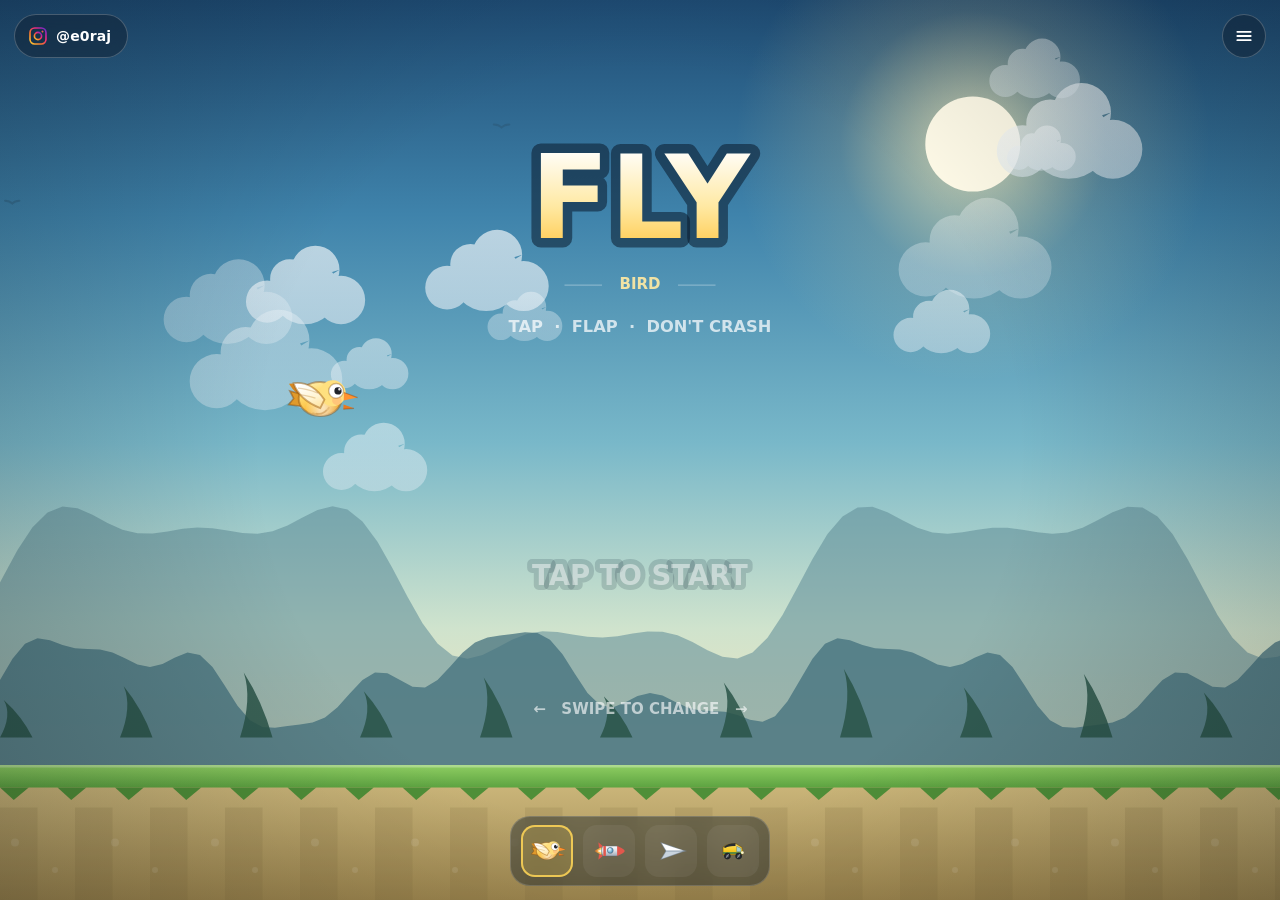
<file: index.html>
<!DOCTYPE html>
<html lang="en">
<head>
<meta charset="utf-8" />
<meta name="viewport" content="width=device-width, initial-scale=1, maximum-scale=1, user-scalable=no, viewport-fit=cover" />
<meta name="theme-color" content="#0d1b2a" />
<meta name="apple-mobile-web-app-capable" content="yes" />
<meta name="mobile-web-app-capable" content="yes" />
<meta name="apple-mobile-web-app-status-bar-style" content="black-translucent" />
<title>Fly</title>
<meta name="description" content="Fly — a tiny full-screen browser game. Tap to lift, glide through the pipes, and pick who does the flying." />
<meta property="og:title" content="Fly" />
<meta property="og:description" content="A tiny full-screen browser game. Tap to lift, glide through the pipes." />
<meta property="og:type" content="website" />
<meta property="og:url" content="https://e0raj.github.io/fly-game/" />
<meta name="twitter:card" content="summary" />
<link rel="icon" href="data:image/svg+xml,<svg xmlns='http://www.w3.org/2000/svg' viewBox='0 0 64 64'><defs><linearGradient id='g' x1='0' y1='1' x2='1' y2='0'><stop offset='0' stop-color='%23ffd257'/><stop offset='1' stop-color='%23f0a22c'/></linearGradient></defs><rect width='64' height='64' rx='14' fill='%230d1b2a'/><path d='M12 36c9-13 24-17 40-11-5 12-17 21-30 21z' fill='url(%23g)'/><circle cx='40' cy='30' r='3.4' fill='%2320232b'/><path d='M50 32l8 3-8 3z' fill='%23ff8a3d'/></svg>" />
<link rel="apple-touch-icon" href="data:image/svg+xml,<svg xmlns='http://www.w3.org/2000/svg' viewBox='0 0 64 64'><rect width='64' height='64' fill='%230d1b2a'/><path d='M12 36c9-13 24-17 40-11-5 12-17 21-30 21z' fill='%23ffd257'/></svg>" />
<style>
  * { margin: 0; padding: 0; box-sizing: border-box; -webkit-tap-highlight-color: transparent; }
  html, body {
    width: 100%; height: 100%; overflow: hidden;
    background: #0d1b2a; position: fixed; inset: 0;
    overscroll-behavior: none; touch-action: none;
    font-family: ui-rounded, "Segoe UI", system-ui, -apple-system, sans-serif;
    user-select: none; -webkit-user-select: none;
  }
  canvas#game { display: block; position: absolute; inset: 0; width: 100%; height: 100%; touch-action: none; }

  .ui {
    position: absolute; top: 0; right: 0; z-index: 5; display: flex; gap: 10px;
    padding: calc(env(safe-area-inset-top, 0px) + 14px) calc(env(safe-area-inset-right, 0px) + 14px) 0 0;
  }
  .ui.left {
    right: auto; left: 0;
    padding: calc(env(safe-area-inset-top, 0px) + 14px) 0 0 calc(env(safe-area-inset-left, 0px) + 14px);
  }
  .pill {
    display: inline-flex; align-items: center; gap: 8px;
    height: 44px; padding: 0 16px 0 13px; border-radius: 22px;
    border: 1px solid rgba(255,255,255,.22);
    background: rgba(12,24,38,.42);
    backdrop-filter: blur(10px); -webkit-backdrop-filter: blur(10px);
    color: #fff; text-decoration: none;
    font-size: 14px; font-weight: 700; letter-spacing: .01em;
    transition: background .2s ease, transform .12s ease, border-color .2s ease;
  }
  .pill:hover { background: rgba(12,24,38,.62); border-color: rgba(255,255,255,.34); }
  .pill:active { transform: scale(.95); }
  .pill svg { width: 20px; height: 20px; display: block; }
  @media (max-width: 340px) {
    .pill { padding: 0 12px 0 10px; font-size: 13px; gap: 6px; }
  }
  .btn {
    width: 44px; height: 44px; border-radius: 50%;
    border: 1px solid rgba(255,255,255,.22);
    background: rgba(12, 24, 38, .42);
    backdrop-filter: blur(10px); -webkit-backdrop-filter: blur(10px);
    color: #fff; display: grid; place-items: center; cursor: pointer; padding: 0;
    transition: transform .12s ease, background .2s ease;
  }
  .btn:hover { background: rgba(12, 24, 38, .62); }
  .btn:active { transform: scale(.92); }
  .btn svg { width: 20px; height: 20px; display: block; }
  .btn .off { display: none; }
  .btn.muted .on { display: none; }
  .btn.muted .off { display: block; }

  /* menu */
  #menuBtn .x { display: none; }
  #menuBtn.open .burger { display: none; }
  #menuBtn.open .x { display: block; }

  #menu {
    position: absolute; z-index: 9;
    top: calc(env(safe-area-inset-top, 0px) + 68px);
    right: calc(env(safe-area-inset-right, 0px) + 14px);
    width: 214px; padding: 13px;
    border-radius: 18px;
    background: rgba(10, 22, 38, .84);
    border: 1px solid rgba(255,255,255,.16);
    backdrop-filter: blur(16px); -webkit-backdrop-filter: blur(16px);
    box-shadow: 0 18px 40px rgba(0,0,0,.35);
    display: flex; flex-direction: column; gap: 13px;
    transform-origin: top right;
    opacity: 0; pointer-events: none; transform: scale(.95) translateY(-6px);
    transition: opacity .18s ease, transform .18s ease;
  }
  #menu.open { opacity: 1; pointer-events: auto; transform: scale(1) translateY(0); }
  .mlabel {
    display: block; margin-bottom: 7px;
    font: 800 9px/1 ui-rounded, "Segoe UI", system-ui, sans-serif;
    letter-spacing: .16em; color: rgba(255,255,255,.45);
  }
  .seg { display: flex; gap: 4px; padding: 3px; border-radius: 11px; background: rgba(255,255,255,.07); }
  .seg button {
    flex: 1; padding: 8px 0; border: none; border-radius: 8px; cursor: pointer;
    background: transparent; color: rgba(255,255,255,.66);
    font: 800 9.5px/1 ui-rounded, "Segoe UI", system-ui, sans-serif; letter-spacing: .06em;
    transition: background .16s ease, color .16s ease;
  }
  .seg button.active { background: rgba(255,214,87,.92); color: #2a1a05; }
  .mbtn {
    width: 100%; display: flex; align-items: center; justify-content: space-between;
    padding: 10px 12px; border: none; border-radius: 11px; cursor: pointer;
    background: rgba(255,255,255,.07); color: #fff;
    font: 800 11px/1 ui-rounded, "Segoe UI", system-ui, sans-serif; letter-spacing: .04em;
    transition: background .16s ease;
  }
  .mbtn:active { background: rgba(255,255,255,.14); }
  .mbtn .val { color: rgba(255,255,255,.5); font-weight: 700; }
  .mbtn.on .val { color: #8ce07a; }

  .mhead { display: flex; align-items: baseline; justify-content: space-between; }
  .mbrand { font: 900 15px/1 ui-rounded, "Segoe UI", system-ui, sans-serif; color: #ffe9a3; letter-spacing: .04em; }
  .mver { font: 700 9.5px/1 ui-rounded, "Segoe UI", system-ui, sans-serif; color: rgba(255,255,255,.38); letter-spacing: .08em; }
  .mstats { display: flex; gap: 8px; }
  .mstats > div {
    flex: 1; padding: 8px 11px; border-radius: 11px;
    background: rgba(255,255,255,.06);
  }
  .mstats .mlabel { margin-bottom: 4px; }
  .mstats b { font: 800 15px/1 ui-rounded, "Segoe UI", system-ui, sans-serif; color: #ffffff; }
  .mlinks { display: flex; flex-direction: column; gap: 6px; }
  .mlink {
    width: 100%; display: flex; align-items: center; justify-content: space-between;
    padding: 10px 12px; border: none; border-radius: 11px; cursor: pointer;
    background: rgba(255,255,255,.05); color: rgba(255,255,255,.9);
    text-decoration: none; -webkit-tap-highlight-color: transparent;
    font: 700 11.5px/1 ui-rounded, "Segoe UI", system-ui, sans-serif; letter-spacing: .03em;
    transition: background .16s ease;
  }
  .mlink:active { background: rgba(255,255,255,.13); }
  .mlink span { color: rgba(255,255,255,.35); font-size: 14px; }

  /* character picker */
  #skins {
    position: absolute; z-index: 6; left: 50%; transform: translateX(-50%);
    bottom: calc(env(safe-area-inset-bottom, 0px) + 14px);
    display: flex; gap: 10px; padding: 8px 10px;
    border-radius: 20px;
    background: rgba(10, 24, 40, .42);
    border: 1px solid rgba(255,255,255,.16);
    backdrop-filter: blur(10px); -webkit-backdrop-filter: blur(10px);
    transition: opacity .25s ease, transform .25s ease;
  }
  #skins.hidden { opacity: 0; pointer-events: none; transform: translateX(-50%) translateY(12px); }
  #skins button {
    width: 52px; height: 52px; padding: 0; border: none; border-radius: 14px;
    background: rgba(255,255,255,.06); cursor: pointer;
    display: grid; place-items: center;
    transition: background .18s ease, box-shadow .18s ease, transform .12s ease;
  }
  #skins button canvas { width: 46px; height: 46px; display: block; }
  #skins button:active { transform: scale(.94); }
  #skins button.active {
    background: rgba(255, 214, 87, .22);
    box-shadow: inset 0 0 0 2px rgba(255, 214, 87, .85);
  }
</style>
</head>
<body>
<canvas id="game"></canvas>

<div class="ui left">
  <a class="pill" href="https://instagram.com/e0raj" target="_blank" rel="noopener noreferrer"
     aria-label="Instagram, @e0raj" title="@e0raj on Instagram">
    <svg viewBox="0 0 24 24" fill="none" stroke-width="2" stroke-linecap="round" stroke-linejoin="round">
      <defs>
        <linearGradient id="igGrad" x1="0" y1="1" x2="1" y2="0">
          <stop offset="0%" stop-color="#f9ce34"/>
          <stop offset="35%" stop-color="#f7712f"/>
          <stop offset="65%" stop-color="#ee2a7b"/>
          <stop offset="100%" stop-color="#6228d7"/>
        </linearGradient>
      </defs>
      <g stroke="url(#igGrad)">
        <rect x="2.4" y="2.4" width="19.2" height="19.2" rx="5.6"/>
        <circle cx="12" cy="12" r="4.3"/>
      </g>
      <circle cx="17.5" cy="6.5" r="1.2" fill="url(#igGrad)"/>
    </svg>
    <span>@e0raj</span>
  </a>
</div>

<div class="ui">
  <button class="btn" id="menuBtn" aria-label="Menu" aria-expanded="false" title="Menu">
    <svg class="burger" viewBox="0 0 24 24" fill="none" stroke="currentColor" stroke-width="2.2" stroke-linecap="round"><path d="M4 7h16"/><path d="M4 12h16"/><path d="M4 17h16"/></svg>
    <svg class="x" viewBox="0 0 24 24" fill="none" stroke="currentColor" stroke-width="2.2" stroke-linecap="round"><path d="m6 6 12 12"/><path d="m18 6-12 12"/></svg>
  </button>
</div>

<div id="menu" role="menu">
  <div class="mhead">
    <span class="mbrand">FLY</span>
    <span class="mver" id="verTxt">v1.0.0</span>
  </div>

  <div class="mstats">
    <div><span class="mlabel">BEST</span><b id="statBest">0</b></div>
    <div><span class="mlabel">TOP 5</span><b id="statTop">0</b></div>
  </div>

  <div>
    <span class="mlabel">DIFFICULTY</span>
    <div class="seg" id="segModes"></div>
  </div>

  <div>
    <span class="mlabel">SOUND</span>
    <button class="mbtn on" id="soundBtn"><span>Sound effects</span><span class="val" id="soundVal">ON</span></button>
  </div>

  <div class="mlinks">
    <a class="mlink" href="how-to-play.html">How to play<span>›</span></a>
    <a class="mlink" href="about.html">About<span>›</span></a>
    <a class="mlink" href="privacy.html">Privacy<span>›</span></a>
  </div>
</div>

<div id="skins"></div>

<script>
(() => {
  "use strict";

  /* ============================================================
     Bird Flip — one file, full screen, fixed-timestep physics,
     and four switchable characters that all fly on the same rules.

     World: virtual space 720 units tall. Width follows the viewport
     aspect ratio, so the canvas always fills the screen edge to edge.
     Physics runs at a fixed 240 Hz, rendering once per frame.
     ============================================================ */

  const cvs = document.getElementById("game");
  const ctx = cvs.getContext("2d", { alpha: false });

  const VH = 720;
  let VW = 420;
  let scale = 1;
  const DPR = Math.min(window.devicePixelRatio || 1, 2.5);

  const GROUND_H = 108;
  let FLOOR_Y = VH - GROUND_H;

  /* ---------------------------------------------------------- tuning */
  const GRAVITY    = 640;    // light gravity: the character glides, it does not plummet
  const FLAP       = -305;   // a gentle lift, so a few taps keep you up
  const MAX_FALL   = 330;    // slow terminal sink — you always have time to react
  const PIPE_W     = 78;
  let   GAP        = 186;
  const SPACING    = 276;
  let   BASE_SPEED = 205;
  let   MAX_SPEED  = 320;
  const BIRD_R     = 15;

  const MODES = [
    { name: "CHILL",  gap: 238, base: 168, max: 250 },
    { name: "NORMAL", gap: 186, base: 205, max: 320 },
    { name: "INSANE", gap: 146, base: 242, max: 385 },
  ];

  const REDUCE = !!(window.matchMedia && window.matchMedia("(prefers-reduced-motion: reduce)").matches);

  /* ---------------------------------------------------------- characters
     Every character flies with identical physics — only the drawing,
     the tilt and the trail colour change. */
  const SKINS = [
    { id: "bird",   label: "BIRD",   rotMul: 1.00, bob: 1.0, trail: "255,255,255" },
    { id: "rocket", label: "ROCKET", rotMul: 0.85, bob: 0.4, trail: "220,226,232" },
    { id: "plane",  label: "PLANE",  rotMul: 1.15, bob: 0.9, trail: "255,255,255" },
    { id: "auto",   label: "AUTO",   rotMul: 0.45, bob: 0.3, trail: "206,182,140" },
  ];

  /* ---------------------------------------------------------- state */
  const bird = {
    x: 130,
    y: VH * 0.44,
    vy: 0,
    rot: 0,
    wingPhase: 0,
    wingAmp: 1,
    boost: 0,
    squash: 0,
    blink: 0,
    blinkTimer: 2.6,
    tail: 0,
  };

  const G = {
    state: "ready",
    t: 0,
    score: 0,
    best: Number(localStorage.getItem("birdflip_best") || 0) | 0,
    skin: 0,
    pipes: [],
    parts: [],
    clouds: [],
    farBirds: [],
    speed: BASE_SPEED,
    scroll: 0,
    shake: 0,
    flash: 0,
    overAt: 0,
    newBest: false,
    hudScore: 0,
    scorePop: 0,
    bestY: 74,
    ripples: [],
    popups: [],
    paused: false,
    mode: 1,
    top: [],
    perfects: 0,
  };

  try {
    const saved = localStorage.getItem("birdflip_skin");
    const idx = SKINS.findIndex((s) => s.id === saved);
    if (idx >= 0) G.skin = idx;
    const rawMode = localStorage.getItem("fly_mode");
    if (rawMode !== null) {
      const m = Number(rawMode);
      if (m >= 0 && m < MODES.length) G.mode = m;
    }
    const top = JSON.parse(localStorage.getItem("fly_top5") || "[]");
    if (Array.isArray(top)) G.top = top.filter((e) => e && typeof e.s === "number").slice(0, 5);
  } catch (e) {}

  function applyMode() {
    const m = MODES[G.mode] || MODES[1];
    GAP = m.gap;
    BASE_SPEED = m.base;
    MAX_SPEED = m.max;
  }

  function buzz(pattern) {
    try {
      if (navigator.vibrate && !REDUCE) navigator.vibrate(pattern);
    } catch (e) {}
  }

  /* ---------------------------------------------------------- resize */
  function resize() {
    const w = Math.max(1, window.innerWidth);
    const h = Math.max(1, window.innerHeight);
    scale = h / VH;
    VW = w / scale;
    FLOOR_Y = VH - GROUND_H;

    cvs.width = Math.round(w * DPR);
    cvs.height = Math.round(h * DPR);
    ctx.setTransform(scale * DPR, 0, 0, scale * DPR, 0, 0);
    ctx.imageSmoothingEnabled = true;
    ctx.imageSmoothingQuality = "high";

    bird.x = Math.max(108, Math.min(VW * 0.25, 290));
    makeScenery();
    measureBestChip();
  }

  // keeps the BEST chip tucked just under the Instagram pill, notch and all
  function measureBestChip() {
    let cssBottom = 58;
    try {
      const el = document.querySelector ? document.querySelector(".ui.left") : null;
      if (el && el.getBoundingClientRect) {
        const r = el.getBoundingClientRect();
        if (r && r.bottom) cssBottom = r.bottom;
      }
    } catch (e) {}
    G.bestY = (cssBottom + 10) / scale;
  }

  /* ---------------------------------------------------------- audio */
  let ac = null, master = null, NOISE = null, muted = false;
  try { muted = localStorage.getItem("birdflip_muted") === "1"; } catch (e) {}

  function initAudio() {
    if (ac) { if (ac.state === "suspended") ac.resume(); return; }
    const AC = window.AudioContext || window.webkitAudioContext;
    if (!AC) return;
    ac = new AC();
    master = ac.createGain();
    master.gain.value = 0.85;
    master.connect(ac.destination);

    const len = Math.floor(ac.sampleRate * 0.6);
    NOISE = ac.createBuffer(1, len, ac.sampleRate);
    const d = NOISE.getChannelData(0);
    for (let i = 0; i < len; i++) d[i] = Math.random() * 2 - 1;
  }

  function env(node, t, attack, decay, peak) {
    node.gain.setValueAtTime(0.0001, t);
    node.gain.exponentialRampToValueAtTime(Math.max(0.0002, peak), t + attack);
    node.gain.exponentialRampToValueAtTime(0.0001, t + attack + decay);
  }

  function sfxFlap() {
    if (!ac || muted) return;
    const t = ac.currentTime;
    const src = ac.createBufferSource(); src.buffer = NOISE;
    const bp = ac.createBiquadFilter();
    bp.type = "bandpass"; bp.Q.value = 1.0;
    bp.frequency.setValueAtTime(1600, t);
    bp.frequency.exponentialRampToValueAtTime(560, t + 0.19);
    const g = ac.createGain();
    env(g, t, 0.012, 0.16, 0.085);
    src.connect(bp).connect(g).connect(master);
    src.start(t); src.stop(t + 0.22);

    const o = ac.createOscillator(), og = ac.createGain();
    o.type = "sine";
    o.frequency.setValueAtTime(400, t);
    o.frequency.exponentialRampToValueAtTime(225, t + 0.15);
    env(og, t, 0.008, 0.14, 0.04);
    o.connect(og).connect(master);
    o.start(t); o.stop(t + 0.19);
  }

  function sfxScore(streak) {
    if (!ac || muted) return;
    const t = ac.currentTime;
    const base = 880 * Math.pow(2, Math.min(streak, 8) / 24);
    [1, 1.5].forEach((mul, i) => {
      const o = ac.createOscillator(), g = ac.createGain();
      o.type = "sine";
      o.frequency.value = base * mul;
      env(g, t + i * 0.045, 0.006, 0.26, i ? 0.05 : 0.08);
      o.connect(g).connect(master);
      o.start(t + i * 0.045); o.stop(t + 0.4);
    });
  }

  function sfxHit() {
    if (!ac || muted) return;
    const t = ac.currentTime;
    const o = ac.createOscillator(), g = ac.createGain();
    o.type = "sine";
    o.frequency.setValueAtTime(210, t);
    o.frequency.exponentialRampToValueAtTime(46, t + 0.34);
    env(g, t, 0.006, 0.33, 0.17);
    o.connect(g).connect(master);
    o.start(t); o.stop(t + 0.44);

    const src = ac.createBufferSource(); src.buffer = NOISE;
    const lp = ac.createBiquadFilter(); lp.type = "lowpass"; lp.frequency.value = 1300;
    const ng = ac.createGain(); env(ng, t, 0.004, 0.2, 0.11);
    src.connect(lp).connect(ng).connect(master);
    src.start(t); src.stop(t + 0.28);
  }

  function sfxFall() {
    if (!ac || muted) return;
    const t = ac.currentTime;
    const o = ac.createOscillator(), g = ac.createGain();
    o.type = "triangle";
    o.frequency.setValueAtTime(540, t);
    o.frequency.exponentialRampToValueAtTime(115, t + 0.6);
    env(g, t, 0.02, 0.58, 0.045);
    o.connect(g).connect(master);
    o.start(t); o.stop(t + 0.68);
  }

  function sfxBest() {
    if (!ac || muted) return;
    const t0 = ac.currentTime;
    [0, 4, 7, 12].forEach((semi, i) => {
      const t = t0 + i * 0.09;
      const o = ac.createOscillator(), g = ac.createGain();
      o.type = "triangle";
      o.frequency.value = 523.25 * Math.pow(2, semi / 12);
      env(g, t, 0.01, 0.3, 0.065);
      o.connect(g).connect(master);
      o.start(t); o.stop(t + 0.42);
    });
  }

  // sparkle for threading a pipe dead centre
  function sfxPerfect() {
    if (!ac || muted) return;
    const t0 = ac.currentTime;
    [0, 7, 12].forEach((semi, i) => {
      const t = t0 + i * 0.055;
      const o = ac.createOscillator(), g = ac.createGain();
      o.type = "sine";
      o.frequency.value = 1174.66 * Math.pow(2, semi / 12);
      env(g, t, 0.005, 0.22, 0.055);
      o.connect(g).connect(master);
      o.start(t); o.stop(t + 0.32);
    });
  }

  // short click for the character picker
  function sfxTick() {
    if (!ac || muted) return;
    const t = ac.currentTime;
    const o = ac.createOscillator(), g = ac.createGain();
    o.type = "square";
    o.frequency.value = 760;
    env(g, t, 0.004, 0.06, 0.035);
    o.connect(g).connect(master);
    o.start(t); o.stop(t + 0.09);
  }

  /* ---------------------------------------------------------- scenery */
  function makeScenery() {
    G.clouds = [];
    const n = Math.round(VW / 135) + 4;
    for (let i = 0; i < n; i++) {
      G.clouds.push({
        x: Math.random() * VW,
        y: 50 + Math.random() * 320,
        s: 0.6 + Math.random() * 1.0,
        v: 4 + Math.random() * 9,
        a: 0.26 + Math.random() * 0.4,
      });
    }
    G.farBirds = [];
    for (let i = 0; i < 3; i++) {
      G.farBirds.push({
        x: Math.random() * VW,
        y: 90 + Math.random() * 150,
        s: 0.5 + Math.random() * 0.6,
        v: 12 + Math.random() * 14,
        ph: Math.random() * 6.28,
      });
    }
    if (!G.stars || !G.stars.length) {
      G.stars = [];
      for (let i = 0; i < 70; i++) {
        G.stars.push({
          x: Math.random() * Math.max(VW, 400),
          y: 20 + Math.random() * 380,
          r: 0.6 + Math.random() * 1.5,
          b: 0.35 + Math.random() * 0.65,
          ph: Math.random() * 6.28,
        });
      }
    }
  }

  /* ---------------------------------------------------------- gameplay */
  function spawnPipe(x) {
    const margin = 74;
    const min = margin + GAP / 2;
    const max = FLOOR_Y - margin - GAP / 2;
    G.pipes.push({ x, gapY: min + Math.random() * (max - min), passed: false, seed: Math.random() });
  }

  function reset() {
    bird.y = VH * 0.44;
    bird.vy = 0;
    bird.rot = 0;
    bird.boost = 0;
    bird.squash = 0;
    G.score = 0; G.hudScore = 0; G.scorePop = 0;
    G.pipes = []; G.parts = []; G.ripples = []; G.popups = [];
    G.perfects = 0;
    G.speed = BASE_SPEED;
    G.scroll = 0;
    G.shake = 0; G.flash = 0;
    G.t = 0; G.newBest = false;
    const n = Math.ceil(VW / SPACING) + 2;
    for (let i = 0; i < n; i++) spawnPipe(VW + 150 + i * SPACING);
  }

  function flap() {
    initAudio();
    if (G.state === "ready") {
      G.state = "play";
      reset();
      bird.vy = FLAP;
    } else if (G.state === "play") {
      bird.vy = FLAP;
    } else if (G.state === "over" && G.t - G.overAt > 0.5) {
      G.state = "ready";
      reset();
      return;
    }
    if (G.state === "play") {
      bird.boost = 1;
      bird.squash = 1;
      for (let i = 0; i < 4; i++) puff();
      sfxFlap();
    }
  }

  function puff() {
    const skin = SKINS[G.skin];
    G.parts.push({
      kind: "puff",
      x: bird.x - 13 + Math.random() * 6,
      y: bird.y + 9 + Math.random() * 8,
      vx: -60 - Math.random() * 80,
      vy: (Math.random() - 0.5) * 60,
      life: 0.5, max: 0.5,
      r: 2.5 + Math.random() * 3.5,
      col: skin.trail,
      rot: 0, spin: 0,
    });
  }

  function burst(x, y) {
    const skin = SKINS[G.skin];
    for (let i = 0; i < 26; i++) {
      const a = Math.random() * Math.PI * 2, sp = 70 + Math.random() * 290;
      G.parts.push({
        kind: "feather", x, y,
        vx: Math.cos(a) * sp,
        vy: Math.sin(a) * sp - 90,
        life: 1.1, max: 1.1,
        r: 2.5 + Math.random() * 3.5,
        col: skin.trail,
        rot: Math.random() * 6.28,
        spin: (Math.random() - 0.5) * 9,
      });
    }
  }

  function sparks(x, y) {
    for (let i = 0; i < 9; i++) {
      G.parts.push({
        kind: "spark", x, y,
        vx: 25 + Math.random() * 110,
        vy: (Math.random() - 0.5) * 180,
        life: 0.55, max: 0.55,
        r: 1.6 + Math.random() * 2.4,
        rot: 0, spin: 0,
      });
    }
  }

  function die() {
    if (G.state !== "play") return;
    G.state = "over";
    G.overAt = G.t;
    G.shake = REDUCE ? 0 : 16;
    G.flash = 1;
    sfxHit();
    buzz([18, 45, 26]);
    setTimeout(sfxFall, 120);
    burst(bird.x, bird.y);

    if (G.score > G.best) {
      G.best = G.score;
      G.newBest = true;
      try { localStorage.setItem("birdflip_best", String(G.best)); } catch (e) {}
      setTimeout(sfxBest, 420);
      if (!REDUCE) setTimeout(confetti, 120);
    }

    // keep a local top five
    G.top.push({ s: G.score, d: Date.now() });
    G.top.sort((a, b) => b.s - a.s);
    G.top = G.top.slice(0, 5);
    try { localStorage.setItem("fly_top5", JSON.stringify(G.top)); } catch (e) {}
    syncStats();
  }

  function confetti() {
    const cols = ["#ffd257", "#ff8a3d", "#ff5f7e", "#5fd0ff", "#8ce07a", "#c08bff"];
    for (let i = 0; i < 64; i++) {
      G.parts.push({
        kind: "confetti",
        x: Math.random() * VW,
        y: -20 - Math.random() * 140,
        vx: (Math.random() - 0.5) * 90,
        vy: 50 + Math.random() * 150,
        life: 2.6, max: 2.6,
        r: 3 + Math.random() * 3,
        col: cols[(Math.random() * cols.length) | 0],
        rot: Math.random() * 6.28,
        spin: (Math.random() - 0.5) * 10,
      });
    }
  }

  function popup(x, y, text, col) {
    G.popups.push({ x, y, text, col: col || "#ffe9a3", life: 0.95, max: 0.95 });
  }

  function circleHitsRect(cx, cy, cr, rx, ry, rw, rh) {
    if (rh <= 0) return false;
    const nx = Math.max(rx, Math.min(cx, rx + rw));
    const ny = Math.max(ry, Math.min(cy, ry + rh));
    const dx = cx - nx, dy = cy - ny;
    return dx * dx + dy * dy < cr * cr;
  }

  /* ---------------------------------------------------------- input */
  function addRipple(e) {
    const rect = cvs.getBoundingClientRect ? cvs.getBoundingClientRect() : null;
    const rw = rect && rect.width ? rect.width : window.innerWidth;
    const rh = rect && rect.height ? rect.height : window.innerHeight;
    const px = e && typeof e.clientX === "number" ? (e.clientX - (rect ? rect.left : 0)) * (VW / rw) : bird.x;
    const py = e && typeof e.clientY === "number" ? (e.clientY - (rect ? rect.top : 0)) * (VH / rh) : bird.y;
    G.ripples.push({ x: px, y: py, life: 0.5, max: 0.5 });
  }

  /* Tap to fly, horizontal swipe to change character.
     During a round a press lifts immediately; on the title and game-over
     screens we wait for the release so a swipe is never mistaken for a tap. */
  const press = { active: false, x: 0, y: 0 };

  function onDown(e) {
    if (e && e.cancelable) e.preventDefault();
    press.active = true;
    press.x = typeof e.clientX === "number" ? e.clientX : 0;
    press.y = typeof e.clientY === "number" ? e.clientY : 0;
    if (menuJustClosed) { menuJustClosed = false; return; }
    if (menuOpen) { setMenu(false); return; }
    if (G.paused) { G.paused = false; return; }
    if (G.state === "play") {
      flap();
      addRipple(e);
    }
  }

  function onUp(e) {
    if (!press.active) return;
    press.active = false;
    const x = typeof e.clientX === "number" ? e.clientX : press.x;
    const y = typeof e.clientY === "number" ? e.clientY : press.y;
    const dx = x - press.x;
    const dy = y - press.y;

    if (G.state !== "play") {
      const swiped = Math.abs(dx) > 42 && Math.abs(dx) > Math.abs(dy) * 1.3;
      if (swiped) {
        cycleSkin(dx < 0 ? 1 : -1);
        return;
      }
      if (Math.abs(dx) < 42 && Math.abs(dy) < 42) {
        flap();
        addRipple(e);
      }
    }
  }

  function onCancel() { press.active = false; }

  cvs.addEventListener("pointerdown", onDown, { passive: false });
  window.addEventListener("pointerup", onUp);
  window.addEventListener("pointercancel", onCancel);

  window.addEventListener("keydown", (e) => {
    if (e.code === "Space" || e.code === "ArrowUp" || e.code === "KeyW") { e.preventDefault(); flap(); }
    else if (e.code === "KeyM") { toggleSound(); }
    else if (e.code === "KeyP") { togglePause(); }
    else if (e.code === "KeyR") { G.paused = false; G.state = "ready"; reset(); }
    else if (e.code === "ArrowRight") { e.preventDefault(); cycleSkin(1); }
    else if (e.code === "ArrowLeft") { e.preventDefault(); cycleSkin(-1); }
    else if (e.code === "Digit1" || e.code === "Digit2" || e.code === "Digit3" || e.code === "Digit4") {
      selectSkin(Number(e.code.slice(5)) - 1);
    }
  });

  document.addEventListener("visibilitychange", () => {
    if (document.hidden && G.state === "play") { G.state = "ready"; reset(); }
  });

  /* ---------------------------------------------------------- menu */
  const VERSION = "1.1.0";
  const skinsBar = document.getElementById("skins");
  const menuBtn = document.getElementById("menuBtn");
  const menu = document.getElementById("menu");
  const segModes = document.getElementById("segModes");
  const soundBtn = document.getElementById("soundBtn");
  const soundVal = document.getElementById("soundVal");
  const statBest = document.getElementById("statBest");
  const statTop = document.getElementById("statTop");
  const verTxt = document.getElementById("verTxt");

  let menuOpen = false;
  let menuJustClosed = false;
  const modeBtns = [];

  if (verTxt) verTxt.textContent = "v" + VERSION;

  MODES.forEach((m, i) => {
    const b = document.createElement("button");
    b.type = "button";
    b.textContent = m.name;
    b.addEventListener("pointerdown", (e) => e.stopPropagation());
    b.addEventListener("click", (e) => { e.stopPropagation(); setMode(i); });
    segModes.appendChild(b);
    modeBtns.push(b);
  });

  function syncModeUI() {
    modeBtns.forEach((b, i) => b.classList.toggle("active", i === G.mode));
  }

  function setMode(i) {
    G.mode = i;
    applyMode();
    syncModeUI();
    try { localStorage.setItem("fly_mode", String(G.mode)); } catch (err) {}
    if (G.state !== "play") { G.state = "ready"; reset(); }
    initAudio();
    sfxTick();
  }

  function syncSoundUI() {
    soundVal.textContent = muted ? "OFF" : "ON";
    soundBtn.classList.toggle("on", !muted);
  }

  function toggleSound() {
    muted = !muted;
    syncSoundUI();
    try { localStorage.setItem("birdflip_muted", muted ? "1" : "0"); } catch (e) {}
    if (!muted) { initAudio(); sfxScore(0); }
  }
  soundBtn.addEventListener("click", (e) => { e.stopPropagation(); toggleSound(); });
  syncSoundUI();

  function syncStats() {
    if (statBest) statBest.textContent = String(G.best);
    if (statTop) statTop.textContent = String(G.top.length ? G.top[0].s : 0);
  }

  function togglePause() {
    if (G.state !== "play") return;
    G.paused = !G.paused;
    press.active = false;
    if (G.paused) initAudio();
  }

  function setMenu(open) {
    menuOpen = open;
    menu.classList.toggle("open", open);
    menuBtn.classList.toggle("open", open);
    menuBtn.setAttribute("aria-expanded", open ? "true" : "false");
    if (open) {
      syncModeUI();
      syncSoundUI();
      syncStats();
      if (G.state === "play" && !G.paused) togglePause();
    }
  }

  menuBtn.addEventListener("click", (e) => { e.stopPropagation(); setMenu(!menuOpen); });

  document.addEventListener("pointerdown", (e) => {
    if (!menuOpen) return;
    const t = e.target;
    if (menu.contains && t && menu.contains(t)) return;
    if (menuBtn.contains && t && menuBtn.contains(t)) return;
    setMenu(false);
    menuJustClosed = true;
  }, true);

  syncModeUI();
  syncStats();

  window.addEventListener("resize", resize);
  window.addEventListener("orientationchange", () => setTimeout(resize, 150));

  /* ---------------------------------------------------------- picker */
  const skinButtons = [];

  function buildPicker() {
    SKINS.forEach((skin, i) => {
      const b = document.createElement("button");
      b.type = "button";
      b.setAttribute("aria-label", skin.label);
      b.title = skin.label;
      const thumb = document.createElement("canvas");
      thumb.width = 92;
      thumb.height = 92;
      b.appendChild(thumb);
      b.addEventListener("pointerdown", (e) => e.stopPropagation());
      b.addEventListener("click", (e) => {
        e.stopPropagation();
        selectSkin(i);
      });
      skinsBar.appendChild(b);
      skinButtons.push({ btn: b, canvas: thumb });
      paintThumb(thumb, skin.id);
    });
    updatePickerActive();
  }

  function paintThumb(canvas, id) {
    const g = canvas.getContext("2d");
    g.setTransform(1, 0, 0, 1, 0, 0);
    g.clearRect(0, 0, canvas.width, canvas.height);
    g.save();
    g.translate(canvas.width / 2, canvas.height / 2);
    g.scale(1.25, 1.25);
    drawSkin(g, id, { phase: 1.1, boost: 0, blink: 0, vy: 0, tail: 0 });
    g.restore();
  }

  function selectSkin(i) {
    if (i < 0 || i >= SKINS.length || i === G.skin) return;
    G.skin = i;
    try { localStorage.setItem("birdflip_skin", SKINS[i].id); } catch (e) {}
    updatePickerActive();
    initAudio();
    sfxTick();
    // a little pop so the change is felt
    bird.boost = 0.6;
  }

  function updatePickerActive() {
    skinButtons.forEach((s, i) => s.btn.classList.toggle("active", i === G.skin));
  }

  function cycleSkin(dir) {
    const n = SKINS.length;
    selectSkin(((G.skin + dir) % n + n) % n);
  }

  function syncPickerVisibility() {
    const show = G.state === "ready";
    skinsBar.classList.toggle("hidden", !show);
  }

  buildPicker();

  /* ---------------------------------------------------------- update */
  const lerp = (a, b, t) => a + (b - a) * t;
  const clamp = (v, a, b) => (v < a ? a : v > b ? b : v);

  function update(dt) {
    G.t += dt;
    G.shake *= Math.pow(0.0015, dt);
    G.flash = Math.max(0, G.flash - dt * 3.4);
    G.scorePop = Math.max(0, G.scorePop - dt * 3.2);
    for (let i = G.ripples.length - 1; i >= 0; i--) {
      G.ripples[i].life -= dt;
      if (G.ripples[i].life <= 0) G.ripples.splice(i, 1);
    }
    for (let i = G.popups.length - 1; i >= 0; i--) {
      const q = G.popups[i];
      q.life -= dt;
      q.y -= 44 * dt;
      if (q.life <= 0) G.popups.splice(i, 1);
    }

    const drift = G.state === "play" ? G.speed * 0.1 : 8;
    for (const c of G.clouds) {
      c.x -= (c.v + drift) * dt;
      if (c.x < -150 * c.s) {
        c.x = VW + 130;
        c.y = 50 + Math.random() * 320;
        c.s = 0.6 + Math.random() * 1.0;
        c.a = 0.26 + Math.random() * 0.4;
      }
    }
    for (const b of G.farBirds) {
      b.x -= (b.v + drift * 0.6) * dt;
      b.y += Math.sin(G.t * 1.7 + b.ph) * 6 * dt;
      if (b.x < -40) { b.x = VW + 40; b.y = 90 + Math.random() * 150; }
    }

    for (let i = G.parts.length - 1; i >= 0; i--) {
      const p = G.parts[i];
      p.life -= dt;
      if (p.life <= 0) { G.parts.splice(i, 1); continue; }
      p.x += p.vx * dt;
      p.y += p.vy * dt;
      if (p.kind === "feather") { p.vy += 520 * dt; p.vx *= 0.985; p.rot += p.spin * dt; }
      else if (p.kind === "puff") { p.vy += 220 * dt; p.vx *= 0.97; }
      else if (p.kind === "confetti") { p.vy += 190 * dt; p.vx *= 0.995; p.rot += p.spin * dt; }
      else { p.vy += 640 * dt; }
    }

    // character animation, always running
    bird.blinkTimer -= dt;
    if (bird.blinkTimer <= 0) { bird.blink = 0.13; bird.blinkTimer = 2.2 + Math.random() * 3.4; }
    if (bird.blink > 0) bird.blink -= dt;

    bird.boost = Math.max(0, bird.boost - dt * 3.4);
    const beat = (G.state === "play" ? 5.6 : 3.1) + bird.boost * 7.0;
    bird.wingPhase += dt * Math.PI * 2 * beat;
    if (bird.wingPhase > Math.PI * 2) bird.wingPhase -= Math.PI * 2;
    bird.wingAmp = lerp(bird.wingAmp, 0.82 + bird.boost * 0.45, Math.min(1, dt * 14));
    bird.squash = Math.max(0, bird.squash - dt * 5.5);

    if (G.state === "ready") {
      bird.y = VH * 0.44 + Math.sin(G.t * 2.1) * 9;
      bird.rot = lerp(bird.rot, Math.sin(G.t * 2.1) * 0.1, Math.min(1, dt * 8));
      bird.tail = Math.sin(G.t * 2.6) * 0.1;
      return;
    }

    if (G.state === "over") {
      bird.vy = Math.min(bird.vy + GRAVITY * 2.6 * dt, 920);
      bird.y += bird.vy * dt;
      if (bird.y > FLOOR_Y - BIRD_R) {
        bird.y = FLOOR_Y - BIRD_R;
        if (bird.vy > 120) bird.vy *= -0.26; else bird.vy = 0;
      }
      bird.rot = Math.min(Math.PI / 2, bird.rot + dt * 4.2);
      return;
    }

    // flight
    bird.vy = Math.min(bird.vy + GRAVITY * dt, MAX_FALL);
    bird.y += bird.vy * dt;

    if (bird.vy < 0) {
      bird.rot = lerp(bird.rot, -0.40, Math.min(1, dt * 14));
    } else {
      bird.rot = Math.min(0.95, bird.rot + dt * (0.9 + (bird.vy / MAX_FALL) * 1.6));
    }
    bird.tail = clamp(-bird.vy * 0.0004, -0.12, 0.2) + Math.sin(G.t * 7) * 0.05;

    if (bird.y < BIRD_R) { bird.y = BIRD_R; bird.vy = Math.max(bird.vy, 0); }
    if (bird.y + BIRD_R >= FLOOR_Y) { bird.y = FLOOR_Y - BIRD_R; die(); return; }

    const targetSpeed = Math.min(MAX_SPEED, BASE_SPEED + G.score * 4);
    G.speed = lerp(G.speed, targetSpeed, Math.min(1, dt * 1.6));
    G.scroll += G.speed * dt;

    for (const p of G.pipes) p.x -= G.speed * dt;

    const last = G.pipes[G.pipes.length - 1];
    if (last && last.x < VW - SPACING) spawnPipe(last.x + SPACING);
    while (G.pipes.length && G.pipes[0].x + PIPE_W < -80) G.pipes.shift();

    for (const p of G.pipes) {
      if (!p.passed && p.x + PIPE_W < bird.x) {
        p.passed = true;
        const centred = Math.abs(bird.y - p.gapY) < 26;
        G.score += centred ? 2 : 1;
        if (centred) {
          G.perfects++;
          popup(bird.x + 34, bird.y - 30, "PERFECT +2", "#ffe9a3");
          sfxPerfect();
        } else {
          sfxScore(G.score);
        }
        G.flash = Math.max(G.flash, 0.14);
        G.scorePop = 1;
        sparks(bird.x + 15, bird.y);
      }
      const topH = p.gapY - GAP / 2;
      const botY = p.gapY + GAP / 2;
      if (circleHitsRect(bird.x, bird.y, BIRD_R - 3, p.x, 0, PIPE_W, topH) ||
          circleHitsRect(bird.x, bird.y, BIRD_R - 3, p.x, botY, PIPE_W, FLOOR_Y - botY)) {
        die();
        return;
      }
    }

    if (G.hudScore < G.score) G.hudScore = Math.min(G.score, G.hudScore + dt * 20);
  }

  /* ---------------------------------------------------------- drawing helpers */
  function roundRect(g, x, y, w, h, r) {
    const rr = Math.min(r, Math.abs(w) / 2, Math.abs(h) / 2);
    g.beginPath();
    g.moveTo(x + rr, y);
    g.arcTo(x + w, y, x + w, y + h, rr);
    g.arcTo(x + w, y + h, x, y + h, rr);
    g.arcTo(x, y + h, x, y, rr);
    g.arcTo(x, y, x + w, y, rr);
    g.closePath();
  }

  /* day -> dusk -> night, driven by the score */
  let dayP = 0;

  const DAY_COLS   = ["#1e4b73", "#3f83ab", "#79b8c9", "#cfe3cd", "#f3e6bd"];
  const DUSK_COLS  = ["#2a3a63", "#6b4a7a", "#c56b7a", "#f0a06a", "#f7d39a"];
  const NIGHT_COLS = ["#070d1c", "#0d1730", "#1b2748", "#243356", "#2f3f63"];

  function mixHex(a, b, t) {
    const pa = parseInt(a.slice(1), 16), pb = parseInt(b.slice(1), 16);
    const ar = (pa >> 16) & 255, ag = (pa >> 8) & 255, ab = pa & 255;
    const br = (pb >> 16) & 255, bg = (pb >> 8) & 255, bb = pb & 255;
    return "rgb(" + Math.round(ar + (br - ar) * t) + "," +
                    Math.round(ag + (bg - ag) * t) + "," +
                    Math.round(ab + (bb - ab) * t) + ")";
  }

  function skyStops(p) {
    const from = p < 0.5 ? DAY_COLS : DUSK_COLS;
    const to   = p < 0.5 ? DUSK_COLS : NIGHT_COLS;
    const t    = p < 0.5 ? p / 0.5 : (p - 0.5) / 0.5;
    return from.map((c, i) => mixHex(c, to[i], t));
  }

  function drawStars() {
    const a = Math.max(0, Math.min(1, (dayP - 0.34) / 0.4));
    if (a <= 0.01) return;
    for (const st of G.stars) {
      const tw = 0.55 + 0.45 * Math.sin(G.t * 2.2 + st.ph);
      ctx.fillStyle = "rgba(255,255,255," + (a * tw * st.b).toFixed(3) + ")";
      ctx.beginPath();
      ctx.arc(st.x, st.y, st.r, 0, Math.PI * 2);
      ctx.fill();
    }
  }

  function drawSky() {
    const cols = skyStops(dayP);
    const sky = ctx.createLinearGradient(0, 0, 0, FLOOR_Y);
    sky.addColorStop(0.00, cols[0]);
    sky.addColorStop(0.28, cols[1]);
    sky.addColorStop(0.58, cols[2]);
    sky.addColorStop(0.82, cols[3]);
    sky.addColorStop(1.00, cols[4]);
    ctx.fillStyle = sky;
    ctx.fillRect(0, 0, VW, FLOOR_Y);

    drawStars();

    // sun sinks and fades out
    const sunFade = Math.max(0, 1 - dayP * 1.35);
    if (sunFade > 0.02) {
      const sx = VW * 0.76, sy = VH * 0.16 + dayP * 210;
      const halo = ctx.createRadialGradient(sx, sy, 4, sx, sy, 190);
      halo.addColorStop(0, "rgba(255,250,224," + (0.95 * sunFade).toFixed(3) + ")");
      halo.addColorStop(0.18, "rgba(255,238,178," + (0.55 * sunFade).toFixed(3) + ")");
      halo.addColorStop(0.55, "rgba(255,226,150," + (0.16 * sunFade).toFixed(3) + ")");
      halo.addColorStop(1, "rgba(255,226,150,0)");
      ctx.fillStyle = halo;
      ctx.beginPath(); ctx.arc(sx, sy, 190, 0, Math.PI * 2); ctx.fill();
      ctx.fillStyle = "rgba(255,251,232," + sunFade.toFixed(3) + ")";
      ctx.beginPath(); ctx.arc(sx, sy, 38, 0, Math.PI * 2); ctx.fill();
    }

    // moon rises as the sky darkens
    const moonA = Math.max(0, Math.min(1, (dayP - 0.45) / 0.35));
    if (moonA > 0.02) {
      const mx = VW * 0.76, my = VH * 0.16 + (1 - moonA) * 90;
      const mg = ctx.createRadialGradient(mx, my, 4, mx, my, 150);
      mg.addColorStop(0, "rgba(230,240,255," + (0.55 * moonA).toFixed(3) + ")");
      mg.addColorStop(1, "rgba(200,220,255,0)");
      ctx.fillStyle = mg;
      ctx.beginPath(); ctx.arc(mx, my, 150, 0, Math.PI * 2); ctx.fill();
      ctx.fillStyle = "rgba(248,250,255," + moonA.toFixed(3) + ")";
      ctx.beginPath(); ctx.arc(mx, my, 30, 0, Math.PI * 2); ctx.fill();
      ctx.fillStyle = "rgba(196,208,230," + (moonA * 0.55).toFixed(3) + ")";
      ctx.beginPath(); ctx.arc(mx - 9, my - 7, 5, 0, Math.PI * 2); ctx.fill();
      ctx.beginPath(); ctx.arc(mx + 7, my + 6, 3.6, 0, Math.PI * 2); ctx.fill();
    }
  }

  function drawCloud(x, y, s, a) {
    ctx.save();
    ctx.globalAlpha = a;
    const g = ctx.createLinearGradient(0, y - 30 * s, 0, y + 22 * s);
    g.addColorStop(0, "#ffffff");
    g.addColorStop(1, "#dfeaf2");
    ctx.fillStyle = g;
    ctx.beginPath();
    ctx.arc(x, y, 22 * s, 0, Math.PI * 2);
    ctx.arc(x + 24 * s, y + 6 * s, 16 * s, 0, Math.PI * 2);
    ctx.arc(x - 25 * s, y + 7 * s, 14 * s, 0, Math.PI * 2);
    ctx.arc(x + 7 * s, y - 14 * s, 16 * s, 0, Math.PI * 2);
    ctx.arc(x - 10 * s, y - 8 * s, 13 * s, 0, Math.PI * 2);
    ctx.fill();
    ctx.restore();
  }

  function drawFarBirds() {
    ctx.save();
    ctx.strokeStyle = "rgba(40,74,96,.30)";
    ctx.lineWidth = 1.6;
    ctx.lineCap = "round";
    for (const b of G.farBirds) {
      const f = Math.sin(G.t * 7 + b.ph) * 4 * b.s;
      ctx.beginPath();
      ctx.moveTo(b.x - 8 * b.s, b.y + f);
      ctx.quadraticCurveTo(b.x - 3 * b.s, b.y - 3 * b.s, b.x, b.y);
      ctx.quadraticCurveTo(b.x + 3 * b.s, b.y - 3 * b.s, b.x + 8 * b.s, b.y + f);
      ctx.stroke();
    }
    ctx.restore();
  }

  const HILL_T = 640;

  function ridgeY(x, off, base, a1, k1, a2, k2, a3, k3) {
    const u = ((x + off) / HILL_T) * Math.PI * 2;
    return base - a1 * Math.sin(u * k1) - a2 * Math.sin(u * k2) - a3 * Math.sin(u * k3);
  }

  function drawHills() {
    const off = G.scroll;

    ctx.fillStyle = "rgba(96,140,152,.55)";
    ctx.beginPath();
    ctx.moveTo(-10, FLOOR_Y);
    for (let x = -10; x <= VW + 10; x += 12) {
      ctx.lineTo(x, ridgeY(x, off * 0.22, FLOOR_Y - 146, 58, 1, 26, 3, 12, 5));
    }
    ctx.lineTo(VW + 10, FLOOR_Y);
    ctx.closePath(); ctx.fill();

    ctx.fillStyle = "rgba(64,110,124,.72)";
    ctx.beginPath();
    ctx.moveTo(-10, FLOOR_Y);
    for (let x = -10; x <= VW + 10; x += 10) {
      ctx.lineTo(x, ridgeY(x, off * 0.46, FLOOR_Y - 68, 30, 2, 14, 5, 6, 9));
    }
    ctx.lineTo(VW + 10, FLOOR_Y);
    ctx.closePath(); ctx.fill();

    const step = 96;
    const s = off * 0.78;
    const startIdx = Math.floor(s / step);
    ctx.fillStyle = "rgba(42,84,72,.85)";
    const base = FLOOR_Y - 22;
    for (let i = -1; i <= VW / step + 2; i++) {
      const wi = startIdx + i;
      const tx = wi * step - s;
      const h = 30 + Math.abs((wi * 37) % 26);
      ctx.beginPath();
      ctx.moveTo(tx, base);
      ctx.quadraticCurveTo(tx + 10, base - h * 0.6, tx + 3, base - h);
      ctx.quadraticCurveTo(tx + 18, base - h * 0.55, tx + 26, base);
      ctx.closePath();
      ctx.fill();
    }
  }

  function drawPipes() {
    for (const p of G.pipes) {
      const topH = p.gapY - GAP / 2;
      const botY = p.gapY + GAP / 2;
      drawPipe(p.x, 0, topH, true, p.seed);
      drawPipe(p.x, botY, FLOOR_Y - botY, false, p.seed);
    }
  }

  function drawPipe(x, y, h, isTop, seed) {
    if (h <= 0) return;

    const g = ctx.createLinearGradient(x, 0, x + PIPE_W, 0);
    g.addColorStop(0.00, "#2e6f3c");
    g.addColorStop(0.16, "#4f9b4e");
    g.addColorStop(0.42, "#8ecf72");
    g.addColorStop(0.62, "#5fa955");
    g.addColorStop(0.86, "#37743c");
    g.addColorStop(1.00, "#1f5129");
    ctx.fillStyle = g;
    ctx.fillRect(x, y, PIPE_W, h);

    ctx.fillStyle = "rgba(255,255,255,.14)";
    ctx.fillRect(x + 9, y, 7, h);
    ctx.fillStyle = "rgba(0,0,0,.20)";
    ctx.fillRect(x + PIPE_W - 15, y, 8, h);

    ctx.fillStyle = "rgba(0,0,0,.055)";
    for (let ty = y + 40 + seed * 40; ty < y + h; ty += 74) ctx.fillRect(x, ty, PIPE_W, 3);

    ctx.strokeStyle = "rgba(16,46,24,.9)";
    ctx.lineWidth = 3;
    ctx.strokeRect(x + 1.5, y - 2, PIPE_W - 3, h + 4);

    const capH = 30, capW = PIPE_W + 14, capX = x - 7;
    const capY = isTop ? y + h - capH : y;
    const cg = ctx.createLinearGradient(capX, 0, capX + capW, 0);
    cg.addColorStop(0.00, "#2f7440");
    cg.addColorStop(0.18, "#59a851");
    cg.addColorStop(0.44, "#9ad97c");
    cg.addColorStop(0.66, "#63ae56");
    cg.addColorStop(0.88, "#3a7a3f");
    cg.addColorStop(1.00, "#21562b");
    ctx.fillStyle = cg;
    roundRect(ctx, capX, capY, capW, capH, 7);
    ctx.fill();
    ctx.strokeStyle = "rgba(16,46,24,.95)";
    ctx.lineWidth = 3;
    ctx.stroke();
    ctx.fillStyle = "rgba(255,255,255,.22)";
    roundRect(ctx, capX + 9, capY + 5, 6, capH - 10, 3);
    ctx.fill();

    ctx.save();
    ctx.globalAlpha = 0.12;
    ctx.fillStyle = "#000";
    ctx.fillRect(x + PIPE_W, isTop ? y + h - capH : y + capH, 7, isTop ? capH : h - capH);
    ctx.restore();
  }

  function drawGround() {
    const g = ctx.createLinearGradient(0, FLOOR_Y, 0, VH);
    g.addColorStop(0, "#e0cd92");
    g.addColorStop(0.10, "#cdb87c");
    g.addColorStop(1, "#9c854e");
    ctx.fillStyle = g;
    ctx.fillRect(0, FLOOR_Y, VW, GROUND_H);

    const gg = ctx.createLinearGradient(0, FLOOR_Y, 0, FLOOR_Y + 18);
    gg.addColorStop(0, "#8fce62");
    gg.addColorStop(1, "#5da341");
    ctx.fillStyle = gg;
    ctx.fillRect(0, FLOOR_Y, VW, 18);

    const bOff = G.scroll % 46;
    ctx.fillStyle = "#4f8f38";
    for (let x = -bOff; x < VW + 46; x += 46) {
      ctx.beginPath();
      ctx.moveTo(x, FLOOR_Y + 18);
      ctx.lineTo(x + 23, FLOOR_Y + 18);
      ctx.lineTo(x + 11, FLOOR_Y + 28);
      ctx.closePath();
      ctx.fill();
    }

    const sOff = (G.scroll * 1.5) % 60;
    ctx.fillStyle = "rgba(120,100,56,.16)";
    for (let x = -sOff; x < VW + 60; x += 60) ctx.fillRect(x, FLOOR_Y + 34, 30, GROUND_H - 34);

    const dOff = (G.scroll * 2.1) % 80;
    ctx.fillStyle = "rgba(255,255,255,.10)";
    for (let x = -dOff; x < VW + 80; x += 80) {
      ctx.beginPath();
      ctx.arc(x + 12, FLOOR_Y + 62, 3.2, 0, Math.PI * 2);
      ctx.arc(x + 44, FLOOR_Y + 84, 2.4, 0, Math.PI * 2);
      ctx.fill();
    }

    ctx.fillStyle = "rgba(255,255,255,.28)";
    ctx.fillRect(0, FLOOR_Y, VW, 2);
  }

  function drawParticles(layer) {
    for (const p of G.parts) {
      const a = Math.max(0, p.life / p.max);
      if (layer === "back" && p.kind !== "puff") continue;
      if (layer === "front" && p.kind === "puff") continue;

      if (p.kind === "puff") {
        ctx.fillStyle = "rgba(" + (p.col || "255,255,255") + "," + (a * 0.5).toFixed(3) + ")";
        ctx.beginPath();
        ctx.arc(p.x, p.y, p.r * (1.4 - a * 0.5), 0, Math.PI * 2);
        ctx.fill();
      } else if (p.kind === "spark") {
        ctx.fillStyle = "rgba(255,224,132," + a.toFixed(3) + ")";
        ctx.beginPath();
        ctx.arc(p.x, p.y, p.r * a, 0, Math.PI * 2);
        ctx.fill();
      } else if (p.kind === "confetti") {
        ctx.save();
        ctx.translate(p.x, p.y);
        ctx.rotate(p.rot);
        ctx.globalAlpha = Math.min(1, a * 1.8);
        ctx.fillStyle = p.col;
        ctx.fillRect(-p.r, -p.r * 0.55, p.r * 2, p.r * 1.1);
        ctx.restore();
      } else {
        ctx.save();
        ctx.translate(p.x, p.y);
        ctx.rotate(p.rot);
        ctx.globalAlpha = a;
        ctx.fillStyle = a > 0.5 ? "#ffd873" : "#f0a53a";
        ctx.beginPath();
        ctx.ellipse(0, 0, p.r * 1.9, p.r * 0.8, 0, 0, Math.PI * 2);
        ctx.fill();
        ctx.restore();
      }
    }
  }

  /* ============================================================
     Characters — every one is drawn around (0,0) facing right,
     roughly 36 units long, so they all sit in the same hitbox.
     ============================================================ */
  function drawSkin(g, id, s) {
    if (id === "rocket") return drawRocket(g, s);
    if (id === "plane") return drawPaperPlane(g, s);
    if (id === "auto") return drawAuto(g, s);
    return drawBirdSkin(g, s);
  }

  /* --- bird ------------------------------------------------------- */
  function drawBirdSkin(g, s) {
    const wingAngle = Math.sin(s.phase) * (0.82 + s.boost * 0.45) - 0.28;

    // back wing
    g.save();
    g.translate(-3, -1);
    g.rotate(wingAngle * 0.8 + 0.3);
    const bw = g.createLinearGradient(-13, -8, 5, 9);
    bw.addColorStop(0, "#d98b23");
    bw.addColorStop(1, "#b46a17");
    g.fillStyle = bw;
    g.beginPath();
    g.moveTo(2, 0);
    g.quadraticCurveTo(-16, -4, -24, 5);
    g.quadraticCurveTo(-14, 9, 2, 6);
    g.closePath();
    g.fill();
    g.restore();

    // tail
    g.save();
    g.translate(-12, 2);
    g.rotate(s.tail || 0);
    g.fillStyle = "#e09a2c";
    g.beginPath();
    g.moveTo(2, -4);
    g.lineTo(-12, -8);
    g.lineTo(-9, -2);
    g.lineTo(-13, 3);
    g.lineTo(2, 5);
    g.closePath();
    g.fill();
    g.strokeStyle = "rgba(140,80,16,.5)";
    g.lineWidth = 1.3;
    g.stroke();
    g.restore();

    // body
    const bg = g.createLinearGradient(-5, -16, 7, 16);
    bg.addColorStop(0.00, "#fff2b8");
    bg.addColorStop(0.30, "#ffdc72");
    bg.addColorStop(0.62, "#fcc244");
    bg.addColorStop(1.00, "#e0942a");
    g.fillStyle = bg;
    g.beginPath();
    g.ellipse(0, 0, 17, 13.6, 0, 0, Math.PI * 2);
    g.fill();
    g.strokeStyle = "rgba(150,88,20,.45)";
    g.lineWidth = 1.7;
    g.stroke();

    g.save();
    g.beginPath();
    g.ellipse(0, 0, 17, 13.6, 0, 0, Math.PI * 2);
    g.clip();
    const belly = g.createRadialGradient(2, 8, 2, 2, 8, 14);
    belly.addColorStop(0, "rgba(255,255,255,.62)");
    belly.addColorStop(1, "rgba(255,255,255,0)");
    g.fillStyle = belly;
    g.beginPath();
    g.ellipse(2, 7, 13, 8, 0, 0, Math.PI * 2);
    g.fill();
    g.restore();

    g.strokeStyle = "rgba(170,100,20,.2)";
    g.lineWidth = 1.3;
    g.beginPath(); g.arc(-2, 1, 11, 0.5, 1.9); g.stroke();
    g.beginPath(); g.arc(-1, 4, 8, 0.6, 1.8); g.stroke();

    // head
    g.fillStyle = "#ffe07f";
    g.beginPath(); g.arc(10, -5, 10.4, 0, Math.PI * 2); g.fill();
    g.fillStyle = "rgba(255,140,110,.32)";
    g.beginPath(); g.arc(13.5, 0.5, 3.8, 0, Math.PI * 2); g.fill();

    // eye
    const ex = 12.6, ey = -7;
    if (s.blink <= 0) {
      g.fillStyle = "#ffffff";
      g.beginPath(); g.arc(ex, ey, 5.9, 0, Math.PI * 2); g.fill();
      g.strokeStyle = "rgba(120,72,14,.35)";
      g.lineWidth = 1.1; g.stroke();

      const look = Math.max(-1, Math.min(1.6, (s.vy || 0) / 2600));
      g.fillStyle = "#20232b";
      g.beginPath(); g.arc(ex + 1.5, ey + look * 1.4, 2.9, 0, Math.PI * 2); g.fill();
      g.fillStyle = "rgba(255,255,255,.92)";
      g.beginPath(); g.arc(ex + 2.6, ey - 1.4 + look * 1.3, 1, 0, Math.PI * 2); g.fill();
    } else {
      g.strokeStyle = "#3a2a14";
      g.lineWidth = 2.1;
      g.lineCap = "round";
      g.beginPath(); g.arc(ex, ey, 5, 0.15, Math.PI - 0.15); g.stroke();
    }

    // beak
    const open = 1.8 + Math.sin(s.phase) * 1.6;
    g.fillStyle = "#ff9330";
    g.beginPath();
    g.moveTo(19, -6);
    g.lineTo(30, -2.4);
    g.lineTo(19, 0.4);
    g.closePath();
    g.fill();
    g.fillStyle = "#e8791f";
    g.beginPath();
    g.moveTo(19, 0.4 + open);
    g.lineTo(27.5, 3.2 + open);
    g.lineTo(19, 4.2 + open);
    g.closePath();
    g.fill();
    g.strokeStyle = "rgba(150,70,10,.45)";
    g.lineWidth = 1;
    g.beginPath();
    g.moveTo(19, -6); g.lineTo(30, -2.4);
    g.moveTo(19, 4.2 + open); g.lineTo(27.5, 3.2 + open);
    g.stroke();

    // front wing
    g.save();
    g.translate(0, 1);
    g.rotate(wingAngle);
    const fw = g.createLinearGradient(-15, -9, 7, 11);
    fw.addColorStop(0.00, "#ffffff");
    fw.addColorStop(0.45, "#fff4d2");
    fw.addColorStop(1.00, "#ffd67a");
    g.fillStyle = fw;
    g.beginPath();
    g.moveTo(3, -2);
    g.quadraticCurveTo(-13, -11, -25, -3);
    g.quadraticCurveTo(-15, 7, 3, 5.5);
    g.closePath();
    g.fill();
    g.strokeStyle = "rgba(160,96,18,.5)";
    g.lineWidth = 1.5;
    g.stroke();

    g.strokeStyle = "rgba(180,116,26,.3)";
    g.lineWidth = 1.1;
    g.beginPath();
    g.moveTo(-4, -4.5); g.quadraticCurveTo(-14, -3.6, -20, -1);
    g.moveTo(-4, 0); g.quadraticCurveTo(-13, 1.8, -18, 3.6);
    g.stroke();
    g.restore();
  }

  /* --- rocket ----------------------------------------------------- */
  function drawRocket(g, s) {
    const flick = 0.7 + Math.sin(s.phase * 2.6) * 0.18 + s.boost * 0.55;
    const flameLen = 15 * flick;

    // exhaust flame
    const fg = g.createLinearGradient(-14 - flameLen, 0, -12, 0);
    fg.addColorStop(0, "rgba(255,120,40,0)");
    fg.addColorStop(0.45, "rgba(255,150,50,.85)");
    fg.addColorStop(1, "rgba(255,226,120,1)");
    g.fillStyle = fg;
    g.beginPath();
    g.moveTo(-12, -6);
    g.quadraticCurveTo(-16 - flameLen * 0.6, -1, -12 - flameLen, 0);
    g.quadraticCurveTo(-16 - flameLen * 0.6, 1, -12, 6);
    g.closePath();
    g.fill();

    g.fillStyle = "rgba(255,255,235,.9)";
    g.beginPath();
    g.moveTo(-12, -3);
    g.quadraticCurveTo(-14 - flameLen * 0.4, 0, -12 - flameLen * 0.6, 0);
    g.quadraticCurveTo(-14 - flameLen * 0.4, 0, -12, 3);
    g.closePath();
    g.fill();

    // fins
    g.fillStyle = "#e2574c";
    g.beginPath();
    g.moveTo(-9, -7);
    g.lineTo(-17, -14);
    g.lineTo(-16, -5);
    g.closePath();
    g.fill();
    g.beginPath();
    g.moveTo(-9, 7);
    g.lineTo(-17, 14);
    g.lineTo(-16, 5);
    g.closePath();
    g.fill();

    // body
    const bg = g.createLinearGradient(0, -9, 0, 9);
    bg.addColorStop(0, "#fdfdff");
    bg.addColorStop(0.45, "#dfe4ea");
    bg.addColorStop(1, "#9aa4b1");
    g.fillStyle = bg;
    g.beginPath();
    g.moveTo(12, -8);
    g.lineTo(-10, -8);
    g.quadraticCurveTo(-14, 0, -10, 8);
    g.lineTo(12, 8);
    g.quadraticCurveTo(24, 3, 24, 0);
    g.quadraticCurveTo(24, -3, 12, -8);
    g.closePath();
    g.fill();
    g.strokeStyle = "rgba(90,104,120,.55)";
    g.lineWidth = 1.4;
    g.stroke();

    // nose cone
    g.fillStyle = "#e2574c";
    g.beginPath();
    g.moveTo(13, -8);
    g.quadraticCurveTo(25, -3, 25, 0);
    g.quadraticCurveTo(25, 3, 13, 8);
    g.closePath();
    g.fill();

    // window
    const wg = g.createRadialGradient(1, -3, 1, 1, -1, 5);
    wg.addColorStop(0, "#d8f2ff");
    wg.addColorStop(1, "#4b90b8");
    g.fillStyle = wg;
    g.beginPath(); g.arc(2, -1, 4.6, 0, Math.PI * 2); g.fill();
    g.strokeStyle = "rgba(70,96,120,.7)";
    g.lineWidth = 1.3; g.stroke();

    // band
    g.fillStyle = "#e2574c";
    g.fillRect(-9, -8, 4, 16);
  }

  /* --- paper plane ------------------------------------------------ */
  function drawPaperPlane(g, s) {
    const flutter = Math.sin(s.phase * 1.6) * 1.4;

    // shadowed lower fold
    g.fillStyle = "#c9d4de";
    g.beginPath();
    g.moveTo(22, 0);
    g.lineTo(-16, 12 + flutter);
    g.lineTo(-8, 0);
    g.closePath();
    g.fill();
    g.strokeStyle = "rgba(120,136,152,.7)";
    g.lineWidth = 1.2;
    g.stroke();

    // upper fold
    const pg = g.createLinearGradient(-16, -14, 22, 0);
    pg.addColorStop(0, "#ffffff");
    pg.addColorStop(1, "#eef3f8");
    g.fillStyle = pg;
    g.beginPath();
    g.moveTo(22, 0);
    g.lineTo(-16, -12 - flutter);
    g.lineTo(-8, 0);
    g.closePath();
    g.fill();
    g.strokeStyle = "rgba(120,136,152,.8)";
    g.lineWidth = 1.2;
    g.stroke();

    // centre crease
    g.strokeStyle = "rgba(140,158,176,.9)";
    g.lineWidth = 1.1;
    g.beginPath();
    g.moveTo(22, 0);
    g.lineTo(-8, 0);
    g.stroke();

    // small highlight
    g.fillStyle = "rgba(255,255,255,.9)";
    g.beginPath();
    g.moveTo(20, -1);
    g.lineTo(-10, -9 - flutter * 0.6);
    g.lineTo(-6, -1);
    g.closePath();
    g.fill();
  }

  /* --- auto-rickshaw ---------------------------------------------- */
  function drawAuto(g, s) {
    const spin = s.phase * 2;

    // wheels
    function wheel(cx, cy, r) {
      g.fillStyle = "#20242a";
      g.beginPath(); g.arc(cx, cy, r, 0, Math.PI * 2); g.fill();
      g.fillStyle = "#4a525c";
      g.beginPath(); g.arc(cx, cy, r * 0.45, 0, Math.PI * 2); g.fill();
      g.strokeStyle = "rgba(255,255,255,.45)";
      g.lineWidth = 1.4;
      g.beginPath();
      g.moveTo(cx + Math.cos(spin) * r * 0.7, cy + Math.sin(spin) * r * 0.7);
      g.lineTo(cx - Math.cos(spin) * r * 0.7, cy - Math.sin(spin) * r * 0.7);
      g.stroke();
    }

    // body
    const bg = g.createLinearGradient(0, -12, 0, 10);
    bg.addColorStop(0, "#ffe066");
    bg.addColorStop(0.6, "#f5c518");
    bg.addColorStop(1, "#d9a409");
    g.fillStyle = bg;
    g.beginPath();
    g.moveTo(-16, 6);
    g.lineTo(-16, -6);
    g.quadraticCurveTo(-10, -12, 4, -12);
    g.lineTo(14, -6);
    g.quadraticCurveTo(17, 0, 14, 6);
    g.closePath();
    g.fill();
    g.strokeStyle = "rgba(120,88,8,.6)";
    g.lineWidth = 1.5;
    g.stroke();

    // black roof
    g.fillStyle = "#262b31";
    g.beginPath();
    g.moveTo(-15, -6);
    g.quadraticCurveTo(-9, -12.5, 4, -12.5);
    g.lineTo(4, -8);
    g.quadraticCurveTo(-8, -8, -12, -5);
    g.closePath();
    g.fill();

    // windshield
    g.fillStyle = "rgba(150,210,235,.85)";
    g.beginPath();
    g.moveTo(6, -7.5);
    g.lineTo(13, -4);
    g.lineTo(13, 1);
    g.lineTo(6, 1);
    g.closePath();
    g.fill();
    g.strokeStyle = "rgba(90,120,140,.7)";
    g.lineWidth = 1;
    g.stroke();

    // green stripe
    g.fillStyle = "#2f7d4f";
    g.fillRect(-16, 2, 30, 2.4);

    // headlight
    g.fillStyle = "#fff6c8";
    g.beginPath(); g.arc(15, 2.6, 2.2, 0, Math.PI * 2); g.fill();

    wheel(-9, 8, 5.4);
    wheel(9, 8, 5.4);
  }

  /* --- the flying character -------------------------------------- */
  function drawPlayer() {
    const skin = SKINS[G.skin];
    const squash = bird.squash;
    const stretch = clamp(bird.vy / 3400, -0.08, 0.12);
    const sx = 1 + squash * 0.1 - stretch * 0.5;
    const sy = 1 - squash * 0.12 + stretch;
    const bob = Math.sin(bird.wingPhase) * 0.7 * skin.bob;

    ctx.save();
    ctx.translate(bird.x, bird.y + bob);
    ctx.rotate(bird.rot * skin.rotMul);

    ctx.scale(sx, sy);
    drawSkin(ctx, skin.id, {
      phase: bird.wingPhase,
      boost: bird.boost,
      blink: bird.blink,
      vy: bird.vy,
      tail: bird.tail,
    });
    ctx.restore();
  }

  /* ---------------------------------------------------------- HUD */
  function drawScore() {
    if (G.state === "ready") return;
    const s = String(Math.round(G.hudScore));
    const pop = 1 + G.scorePop * 0.15;
    ctx.save();
    ctx.translate(VW / 2, 128);
    ctx.scale(pop, pop);
    ctx.textAlign = "center";
    ctx.textBaseline = "middle";
    ctx.font = "800 76px ui-rounded, Segoe UI, system-ui, sans-serif";
    ctx.lineJoin = "round";
    ctx.lineWidth = 12;
    ctx.strokeStyle = "rgba(14,28,44,.45)";
    ctx.strokeText(s, 0, 0);
    ctx.fillStyle = "#ffffff";
    ctx.fillText(s, 0, 0);
    ctx.restore();
  }

  function drawRipples() {
    for (const r of G.ripples) {
      const a = Math.max(0, r.life / r.max);
      const rad = 8 + (1 - a) * 42;
      ctx.strokeStyle = "rgba(255,255,255," + (a * 0.35).toFixed(3) + ")";
      ctx.lineWidth = 2 + a * 2;
      ctx.beginPath();
      ctx.arc(r.x, r.y, rad, 0, Math.PI * 2);
      ctx.stroke();
    }
  }

  function medal(score) {
    if (score >= 40) return { c1: "#f7f9fb", c2: "#b9c6d1", n: "PLATINUM" };
    if (score >= 25) return { c1: "#ffe89a", c2: "#d9a41f", n: "GOLD" };
    if (score >= 12) return { c1: "#f0f4f8", c2: "#a9b6c2", n: "SILVER" };
    if (score >= 5)  return { c1: "#f0c08a", c2: "#a86a2e", n: "BRONZE" };
    return null;
  }

  function drawTitle() {
    const cx = VW / 2;
    const skin = SKINS[G.skin];
    ctx.save();
    ctx.textAlign = "center";
    ctx.textBaseline = "middle";

    // wordmark, breathing very slightly
    const breathe = 1 + Math.sin(G.t * 1.5) * 0.012;
    ctx.save();
    ctx.translate(cx, 166);
    ctx.scale(breathe, breathe);
    ctx.font = "900 92px ui-rounded, Segoe UI, system-ui, sans-serif";
    ctx.lineJoin = "round";
    ctx.lineWidth = 15;
    ctx.strokeStyle = "rgba(10,26,44,.55)";
    ctx.strokeText("FLY", 0, 0);
    const tg = ctx.createLinearGradient(0, -48, 0, 46);
    tg.addColorStop(0, "#ffffff");
    tg.addColorStop(0.5, "#ffe9a3");
    tg.addColorStop(1, "#ffbe2e");
    ctx.fillStyle = tg;
    ctx.fillText("FLY", 0, 0);
    ctx.restore();

    // which character is flying — name between two hairlines
    ctx.font = "800 12px ui-rounded, Segoe UI, system-ui, sans-serif";
    const label = skin.label;
    const lw = ctx.measureText(label).width;
    const ly = 228;
    ctx.fillStyle = "rgba(255,233,163,.92)";
    ctx.fillText(label, cx, ly);
    ctx.strokeStyle = "rgba(255,255,255,.3)";
    ctx.lineWidth = 1;
    const inner = lw / 2 + 14, outer = inner + 30;
    ctx.beginPath();
    ctx.moveTo(cx - outer, ly); ctx.lineTo(cx - inner, ly);
    ctx.moveTo(cx + inner, ly); ctx.lineTo(cx + outer, ly);
    ctx.stroke();

    ctx.font = "700 13px ui-rounded, Segoe UI, system-ui, sans-serif";
    ctx.fillStyle = "rgba(255,255,255,.72)";
    ctx.fillText("TAP  ·  FLAP  ·  DON'T CRASH", cx, 262);

    const pulse = 0.5 + 0.5 * Math.sin(G.t * 3.2);
    ctx.globalAlpha = 0.45 + pulse * 0.55;
    ctx.font = "800 22px ui-rounded, Segoe UI, system-ui, sans-serif";
    ctx.fillStyle = "#ffffff";
    ctx.lineJoin = "round";
    ctx.lineWidth = 8;
    ctx.strokeStyle = "rgba(14,30,48,.35)";
    ctx.strokeText("TAP TO START", cx, FLOOR_Y - 150);
    ctx.fillText("TAP TO START", cx, FLOOR_Y - 150);
    ctx.globalAlpha = 1;

    // swipe hint, gently nudging left and right
    const nudge = Math.sin(G.t * 2.2) * 4;
    ctx.font = "700 12px ui-rounded, Segoe UI, system-ui, sans-serif";
    ctx.fillStyle = "rgba(255,255,255,.62)";
    ctx.fillText("←   SWIPE TO CHANGE   →", cx + nudge, FLOOR_Y - 44);

    ctx.restore();
  }

  function drawOver() {
    const t = clamp((G.t - G.overAt) / 0.3, 0, 1);
    const e = 1 - Math.pow(1 - t, 3);

    ctx.save();
    ctx.globalAlpha = e * 0.35;
    ctx.fillStyle = "#08131f";
    ctx.fillRect(0, 0, VW, VH);
    ctx.restore();

    ctx.save();
    ctx.globalAlpha = e;
    ctx.translate(0, (1 - e) * 46);
    ctx.textAlign = "center";
    ctx.textBaseline = "middle";

    const cw = Math.min(340, VW - 48), ch = 292;
    const cx = (VW - cw) / 2, cy = VH * 0.2;

    ctx.fillStyle = "rgba(10,24,40,.8)";
    roundRect(ctx, cx, cy, cw, ch, 26); ctx.fill();
    ctx.strokeStyle = "rgba(255,255,255,.14)"; ctx.lineWidth = 2; ctx.stroke();

    ctx.font = "900 30px ui-rounded, Segoe UI, system-ui, sans-serif";
    ctx.fillStyle = G.newBest ? "#ffe9a3" : "#ffffff";
    ctx.fillText(G.newBest ? "NEW BEST!" : "GAME OVER", VW / 2, cy + 46);

    const m = medal(G.score);
    const mx = cx + 68, my = cy + 142;
    if (m) {
      const mg = ctx.createRadialGradient(mx - 8, my - 10, 4, mx, my, 34);
      mg.addColorStop(0, m.c1);
      mg.addColorStop(1, m.c2);
      ctx.fillStyle = mg;
      ctx.beginPath(); ctx.arc(mx, my, 30, 0, Math.PI * 2); ctx.fill();
      ctx.strokeStyle = "rgba(0,0,0,.28)"; ctx.lineWidth = 3; ctx.stroke();
      ctx.fillStyle = "rgba(255,255,255,.5)";
      ctx.beginPath(); ctx.ellipse(mx - 9, my - 11, 8, 5, -0.6, 0, Math.PI * 2); ctx.fill();
      ctx.fillStyle = "rgba(20,32,48,.9)";
      ctx.font = "800 9px ui-rounded, Segoe UI, system-ui, sans-serif";
      ctx.fillText(m.n, mx, my + 46);
    } else {
      ctx.strokeStyle = "rgba(255,255,255,.18)";
      ctx.setLineDash([6, 6]); ctx.lineWidth = 2;
      ctx.beginPath(); ctx.arc(mx, my, 30, 0, Math.PI * 2); ctx.stroke();
      ctx.setLineDash([]);
    }

    ctx.textAlign = "right";
    ctx.fillStyle = "rgba(255,255,255,.55)";
    ctx.font = "700 13px ui-rounded, Segoe UI, system-ui, sans-serif";
    ctx.fillText("SCORE", cx + cw - 44, cy + 116);
    ctx.fillText("BEST", cx + cw - 44, cy + 172);

    ctx.textAlign = "left";
    ctx.fillStyle = "#ffffff";
    ctx.font = "900 38px ui-rounded, Segoe UI, system-ui, sans-serif";
    ctx.fillText(String(G.score), cx + 124, cy + 124);
    ctx.fillStyle = "#ffd257";
    ctx.font = "900 28px ui-rounded, Segoe UI, system-ui, sans-serif";
    ctx.fillText(String(G.best), cx + 124, cy + 180);

    // local top five
    if (G.top.length) {
      ctx.textAlign = "center";
      ctx.fillStyle = "rgba(255,255,255,.42)";
      ctx.font = "800 10px ui-rounded, Segoe UI, system-ui, sans-serif";
      ctx.fillText("TOP SCORES", VW / 2, cy + 214);

      const n = G.top.length, chipW = 44, gap = 8;
      const totalW = n * chipW + (n - 1) * gap;
      let sx = cx + (cw - totalW) / 2;
      let marked = false;
      for (let i = 0; i < n; i++) {
        const val = G.top[i].s;
        const isThis = !marked && val === G.score;
        if (isThis) marked = true;
        ctx.fillStyle = isThis ? "rgba(255,214,87,.26)" : (i === 0 ? "rgba(255,214,87,.12)" : "rgba(255,255,255,.07)");
        roundRect(ctx, sx, cy + 226, chipW, 28, 9); ctx.fill();
        if (isThis) {
          ctx.strokeStyle = "rgba(255,214,87,.7)"; ctx.lineWidth = 1.5; ctx.stroke();
        }
        ctx.fillStyle = isThis ? "#ffe9a3" : (i === 0 ? "#ffd257" : "rgba(255,255,255,.78)");
        ctx.font = "800 14px ui-rounded, Segoe UI, system-ui, sans-serif";
        ctx.fillText(String(val), sx + chipW / 2, cy + 240);
        sx += chipW + gap;
      }
    }

    ctx.textAlign = "center";
    const pulse = 0.5 + 0.5 * Math.sin(G.t * 4);
    ctx.globalAlpha = e * (0.5 + pulse * 0.5);
    ctx.fillStyle = "#ffffff";
    ctx.font = "800 16px ui-rounded, Segoe UI, system-ui, sans-serif";
    ctx.fillText("TAP TO PLAY AGAIN", VW / 2, cy + ch + 30);
    ctx.restore();
  }

  function drawVignette() {
    const g = ctx.createRadialGradient(VW / 2, VH / 2, Math.min(VW, VH) * 0.42, VW / 2, VH / 2, Math.max(VW, VH) * 0.78);
    g.addColorStop(0, "rgba(0,0,0,0)");
    g.addColorStop(1, "rgba(4,12,22,.34)");
    ctx.fillStyle = g;
    ctx.fillRect(0, 0, VW, VH);
  }

  /* ---------------------------------------------------------- render */
  function drawPopups() {
    for (const q of G.popups) {
      const a = Math.max(0, q.life / q.max);
      ctx.save();
      ctx.globalAlpha = Math.min(1, a * 1.5);
      ctx.textAlign = "center";
      ctx.textBaseline = "middle";
      ctx.font = "900 20px ui-rounded, Segoe UI, system-ui, sans-serif";
      ctx.lineJoin = "round";
      ctx.lineWidth = 7;
      ctx.strokeStyle = "rgba(14,28,44,.5)";
      ctx.strokeText(q.text, q.x, q.y);
      ctx.fillStyle = q.col;
      ctx.fillText(q.text, q.x, q.y);
      ctx.restore();
    }
  }

  function drawPause() {
    ctx.save();
    ctx.fillStyle = "rgba(8,18,32,.55)";
    ctx.fillRect(0, 0, VW, VH);
    ctx.textAlign = "center";
    ctx.textBaseline = "middle";
    ctx.font = "900 44px ui-rounded, Segoe UI, system-ui, sans-serif";
    ctx.fillStyle = "#ffffff";
    ctx.fillText("PAUSED", VW / 2, VH * 0.42);
    const pulse = 0.5 + 0.5 * Math.sin(G.t * 4);
    ctx.globalAlpha = 0.5 + pulse * 0.5;
    ctx.font = "800 15px ui-rounded, Segoe UI, system-ui, sans-serif";
    ctx.fillStyle = "rgba(255,255,255,.85)";
    ctx.fillText("TAP TO RESUME", VW / 2, VH * 0.42 + 42);
    ctx.restore();
  }

  function render() {
    dayP = G.state === "ready" ? 0 : clamp(G.score / 38, 0, 1);

    ctx.save();
    if (G.shake > 0.3) {
      ctx.translate((Math.random() - 0.5) * G.shake, (Math.random() - 0.5) * G.shake);
    }
    drawSky();
    for (const c of G.clouds) drawCloud(c.x, c.y, c.s, c.a);
    drawFarBirds();
    drawHills();
    drawPipes();
    drawGround();
    drawParticles("back");
    drawPlayer();
    drawParticles("front");
    drawRipples();
    ctx.restore();

    // night wash over the whole scene, under the HUD
    if (dayP > 0.01) {
      ctx.fillStyle = "rgba(8,16,34," + (dayP * 0.42).toFixed(3) + ")";
      ctx.fillRect(0, 0, VW, VH);
    }

    drawVignette();

    if (G.flash > 0.02) {
      ctx.fillStyle = "rgba(255,255,255," + (G.flash * 0.18).toFixed(3) + ")";
      ctx.fillRect(0, 0, VW, VH);
    }

    drawScore();
    drawPopups();
    if (G.state === "ready") drawTitle();
    if (G.state === "over") drawOver();
    if (G.paused) drawPause();
  }

  /* ---------------------------------------------------------- loop */
  const STEP = 1 / 240;
  let prev = performance.now();
  let acc = 0;
  let lastPickerState = null;

  function frame(now) {
    let dt = (now - prev) / 1000;
    prev = now;
    if (dt > 0.25) dt = 0.25;

    if (G.paused) {
      acc = 0;
    } else {
      acc += dt;
      let guard = 0;
      while (acc >= STEP && guard++ < 60) {
        update(STEP);
        acc -= STEP;
      }
      if (guard >= 60) acc = 0;
    }

    if (lastPickerState !== G.state) {
      lastPickerState = G.state;
      syncPickerVisibility();
    }

    render();
    requestAnimationFrame(frame);
  }

  applyMode();
  resize();
  reset();
  syncPickerVisibility();
  requestAnimationFrame(frame);
})();
</script>
</body>
</html>
</file>
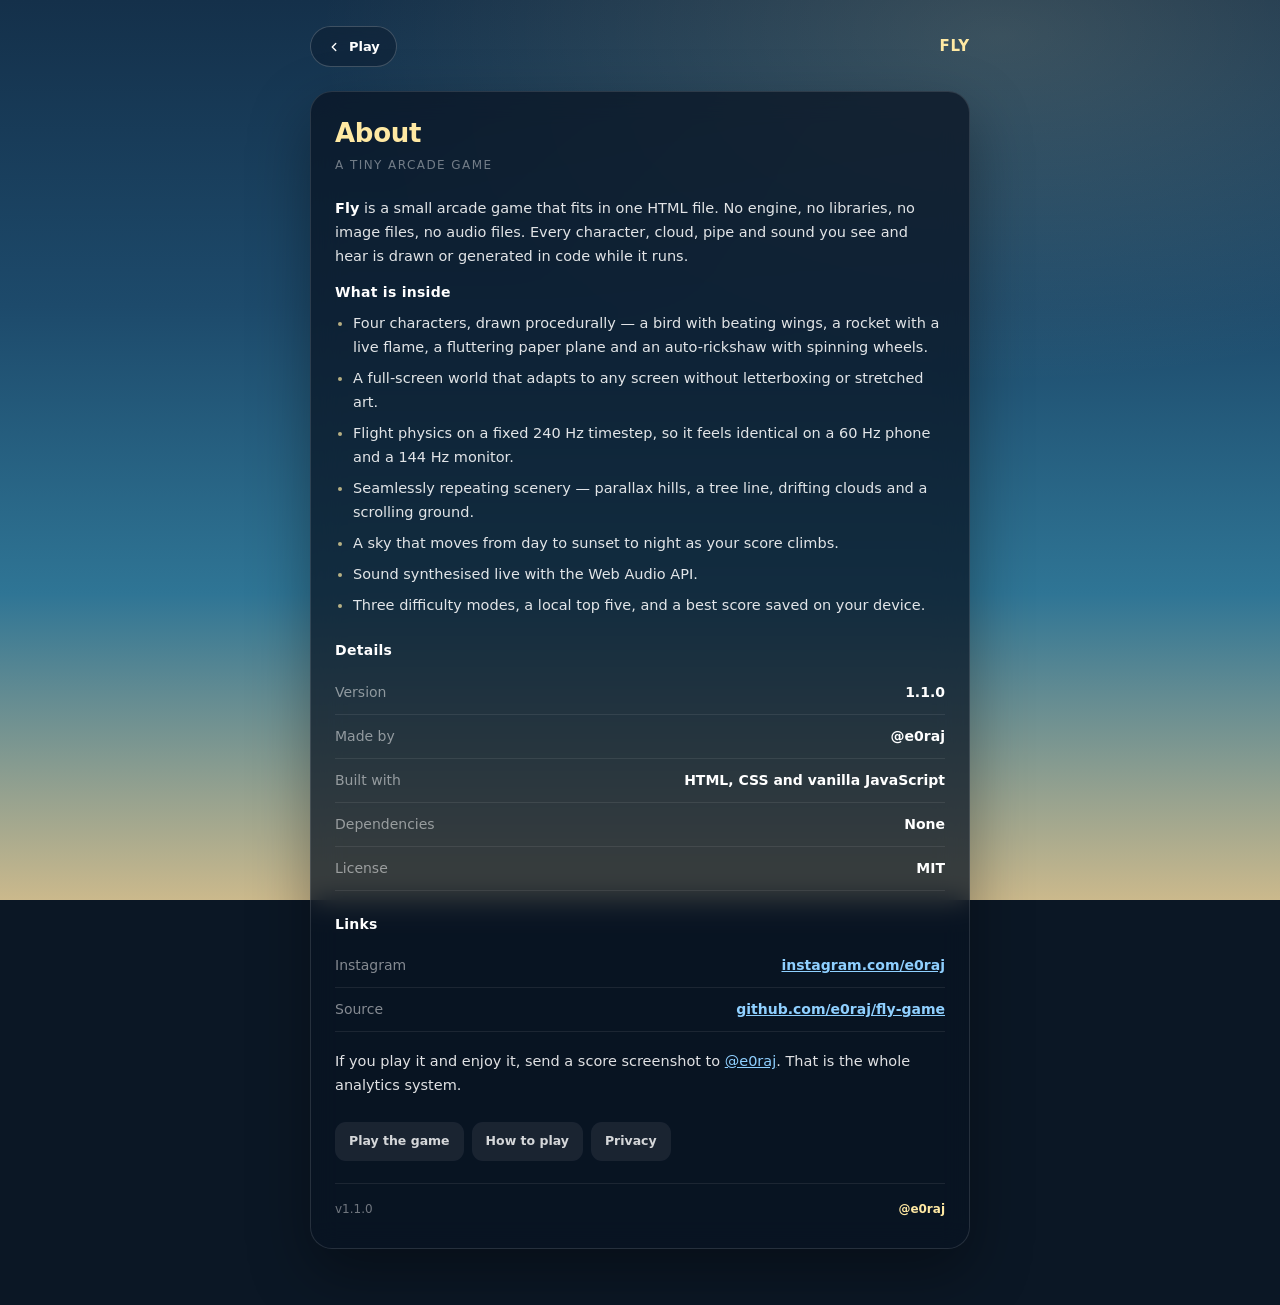
<file: about.html>
<!DOCTYPE html>
<html lang="en">
<head>
<meta charset="utf-8" />
<meta name="viewport" content="width=device-width, initial-scale=1, viewport-fit=cover" />
<meta name="theme-color" content="#0b1725" />
<title>About — Fly</title>
<link rel="stylesheet" href="page.css" />
<link rel="icon" href="data:image/svg+xml,<svg xmlns='http://www.w3.org/2000/svg' viewBox='0 0 64 64'><rect width='64' height='64' rx='14' fill='%230d1b2a'/><path d='M12 36c9-13 24-17 40-11-5 12-17 21-30 21z' fill='%23ffd257'/></svg>" />
</head>
<body>
<div class="wrap">

  <div class="top">
    <a class="back" href="index.html">
      <svg viewBox="0 0 24 24" fill="none" stroke="currentColor" stroke-width="2.4" stroke-linecap="round" stroke-linejoin="round"><path d="m15 6-6 6 6 6"/></svg>
      Play
    </a>
    <span class="brand">FLY</span>
  </div>

  <div class="card">
    <h1>About</h1>
    <div class="sub">A tiny arcade game</div>

    <p><b>Fly</b> is a small arcade game that fits in one HTML file. No engine, no libraries, no image files, no audio files. Every character, cloud, pipe and sound you see and hear is drawn or generated in code while it runs.</p>

    <h2>What is inside</h2>
    <ul>
      <li>Four characters, drawn procedurally — a bird with beating wings, a rocket with a live flame, a fluttering paper plane and an auto-rickshaw with spinning wheels.</li>
      <li>A full-screen world that adapts to any screen without letterboxing or stretched art.</li>
      <li>Flight physics on a fixed 240 Hz timestep, so it feels identical on a 60 Hz phone and a 144 Hz monitor.</li>
      <li>Seamlessly repeating scenery — parallax hills, a tree line, drifting clouds and a scrolling ground.</li>
      <li>A sky that moves from day to sunset to night as your score climbs.</li>
      <li>Sound synthesised live with the Web Audio API.</li>
      <li>Three difficulty modes, a local top five, and a best score saved on your device.</li>
    </ul>

    <h2>Details</h2>
    <div class="kv"><span>Version</span><b>1.1.0</b></div>
    <div class="kv"><span>Made by</span><b>@e0raj</b></div>
    <div class="kv"><span>Built with</span><b>HTML, CSS and vanilla JavaScript</b></div>
    <div class="kv"><span>Dependencies</span><b>None</b></div>
    <div class="kv"><span>License</span><b>MIT</b></div>

    <h2>Links</h2>
    <div class="kv"><span>Instagram</span><b><a href="https://instagram.com/e0raj" target="_blank" rel="noopener noreferrer">instagram.com/e0raj</a></b></div>
    <div class="kv"><span>Source</span><b><a href="https://github.com/e0raj/fly-game" target="_blank" rel="noopener noreferrer">github.com/e0raj/fly-game</a></b></div>

    <p style="margin-top:18px">If you play it and enjoy it, send a score screenshot to <a href="https://instagram.com/e0raj" target="_blank" rel="noopener noreferrer">@e0raj</a>. That is the whole analytics system.</p>

    <div class="nav">
      <a href="index.html">Play the game</a>
      <a href="how-to-play.html">How to play</a>
      <a href="privacy.html">Privacy</a>
    </div>

    <div class="foot">
      <span>v1.1.0</span>
      <a href="https://instagram.com/e0raj" target="_blank" rel="noopener noreferrer">@e0raj</a>
    </div>
  </div>

</div>
</body>
</html>
</file>
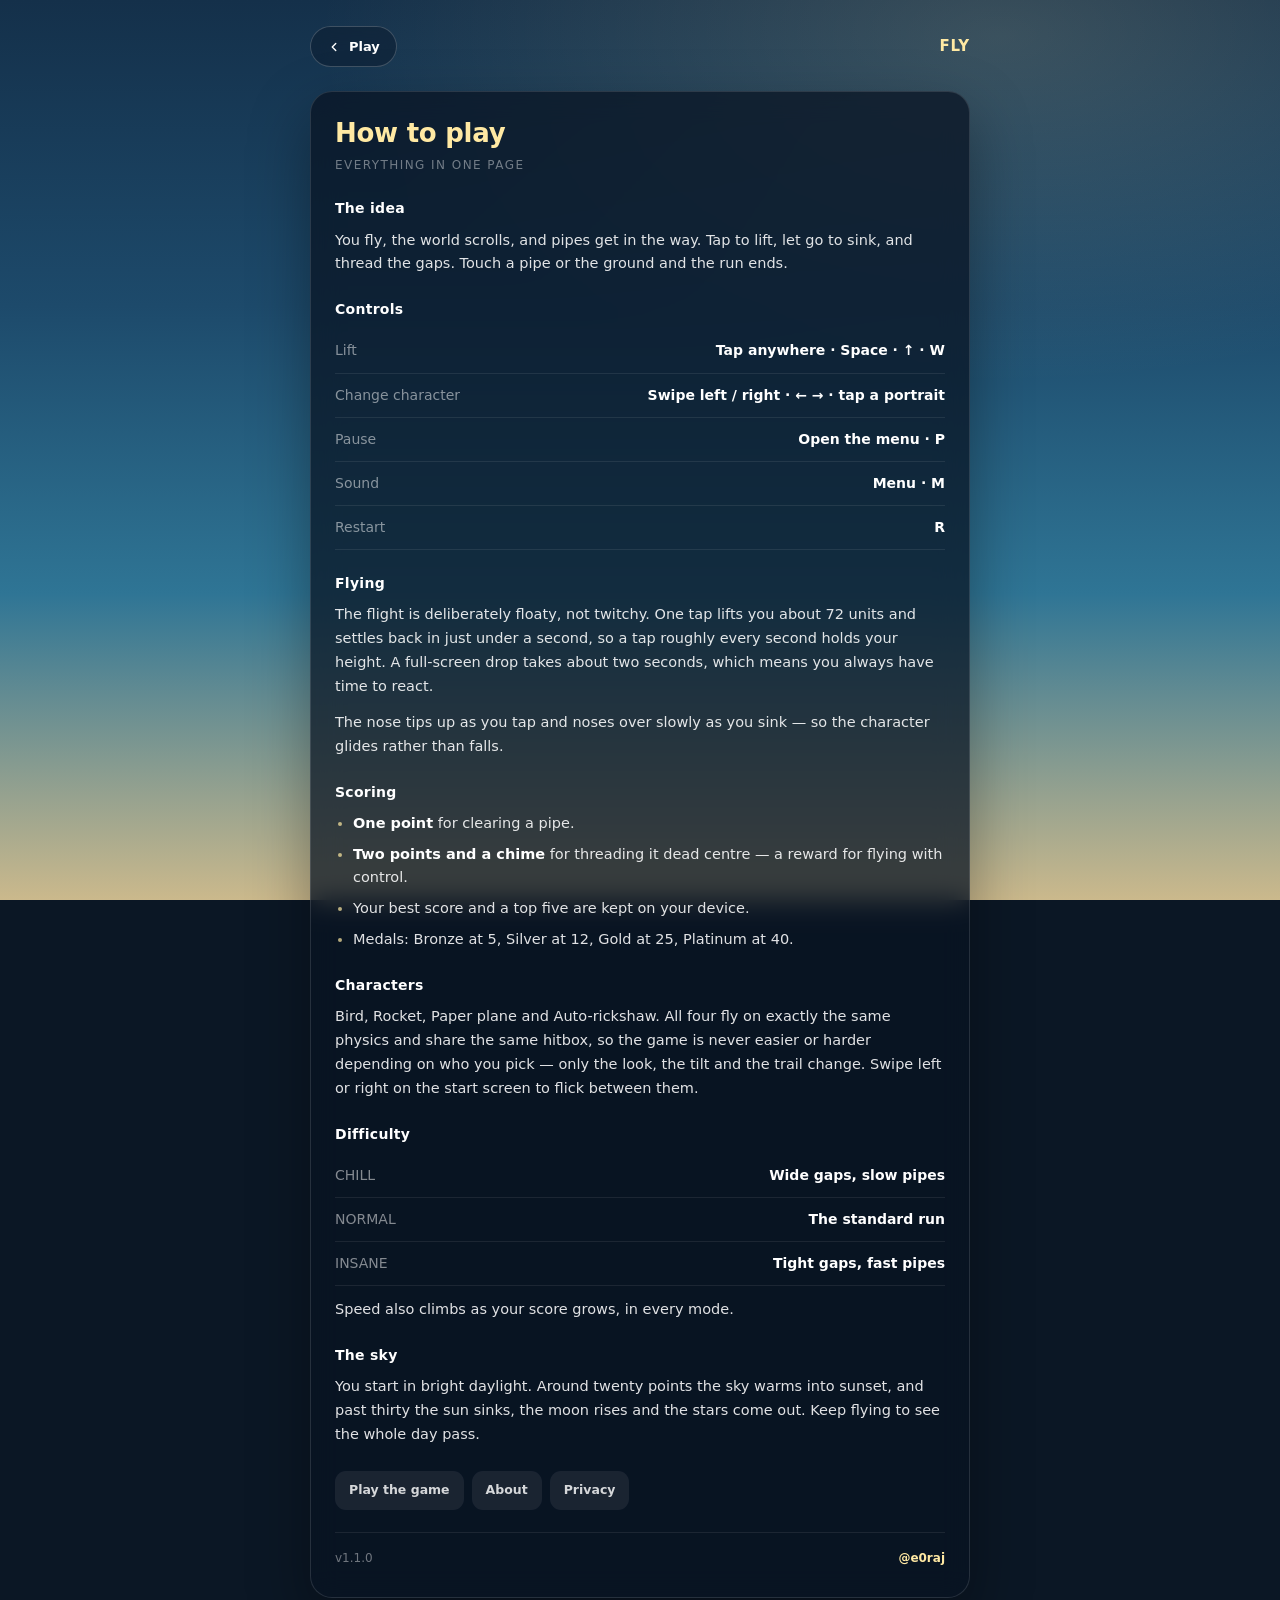
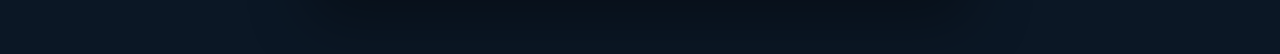
<file: how-to-play.html>
<!DOCTYPE html>
<html lang="en">
<head>
<meta charset="utf-8" />
<meta name="viewport" content="width=device-width, initial-scale=1, viewport-fit=cover" />
<meta name="theme-color" content="#0b1725" />
<title>How to play — Fly</title>
<link rel="stylesheet" href="page.css" />
<link rel="icon" href="data:image/svg+xml,<svg xmlns='http://www.w3.org/2000/svg' viewBox='0 0 64 64'><rect width='64' height='64' rx='14' fill='%230d1b2a'/><path d='M12 36c9-13 24-17 40-11-5 12-17 21-30 21z' fill='%23ffd257'/></svg>" />
</head>
<body>
<div class="wrap">

  <div class="top">
    <a class="back" href="index.html">
      <svg viewBox="0 0 24 24" fill="none" stroke="currentColor" stroke-width="2.4" stroke-linecap="round" stroke-linejoin="round"><path d="m15 6-6 6 6 6"/></svg>
      Play
    </a>
    <span class="brand">FLY</span>
  </div>

  <div class="card">
    <h1>How to play</h1>
    <div class="sub">Everything in one page</div>

    <h2>The idea</h2>
    <p>You fly, the world scrolls, and pipes get in the way. Tap to lift, let go to sink, and thread the gaps. Touch a pipe or the ground and the run ends.</p>

    <h2>Controls</h2>
    <div class="kv"><span>Lift</span><b>Tap anywhere · Space · ↑ · W</b></div>
    <div class="kv"><span>Change character</span><b>Swipe left / right · ← → · tap a portrait</b></div>
    <div class="kv"><span>Pause</span><b>Open the menu · P</b></div>
    <div class="kv"><span>Sound</span><b>Menu · M</b></div>
    <div class="kv"><span>Restart</span><b>R</b></div>

    <h2>Flying</h2>
    <p>The flight is deliberately floaty, not twitchy. One tap lifts you about 72 units and settles back in just under a second, so a tap roughly every second holds your height. A full-screen drop takes about two seconds, which means you always have time to react.</p>
    <p>The nose tips up as you tap and noses over slowly as you sink — so the character glides rather than falls.</p>

    <h2>Scoring</h2>
    <ul>
      <li><b>One point</b> for clearing a pipe.</li>
      <li><b>Two points and a chime</b> for threading it dead centre — a reward for flying with control.</li>
      <li>Your best score and a top five are kept on your device.</li>
      <li>Medals: Bronze at 5, Silver at 12, Gold at 25, Platinum at 40.</li>
    </ul>

    <h2>Characters</h2>
    <p>Bird, Rocket, Paper plane and Auto-rickshaw. All four fly on exactly the same physics and share the same hitbox, so the game is never easier or harder depending on who you pick — only the look, the tilt and the trail change. Swipe left or right on the start screen to flick between them.</p>

    <h2>Difficulty</h2>
    <div class="kv"><span>CHILL</span><b>Wide gaps, slow pipes</b></div>
    <div class="kv"><span>NORMAL</span><b>The standard run</b></div>
    <div class="kv"><span>INSANE</span><b>Tight gaps, fast pipes</b></div>
    <p style="margin-top:12px">Speed also climbs as your score grows, in every mode.</p>

    <h2>The sky</h2>
    <p>You start in bright daylight. Around twenty points the sky warms into sunset, and past thirty the sun sinks, the moon rises and the stars come out. Keep flying to see the whole day pass.</p>

    <div class="nav">
      <a href="index.html">Play the game</a>
      <a href="about.html">About</a>
      <a href="privacy.html">Privacy</a>
    </div>

    <div class="foot">
      <span>v1.1.0</span>
      <a href="https://instagram.com/e0raj" target="_blank" rel="noopener noreferrer">@e0raj</a>
    </div>
  </div>

</div>
</body>
</html>
</file>
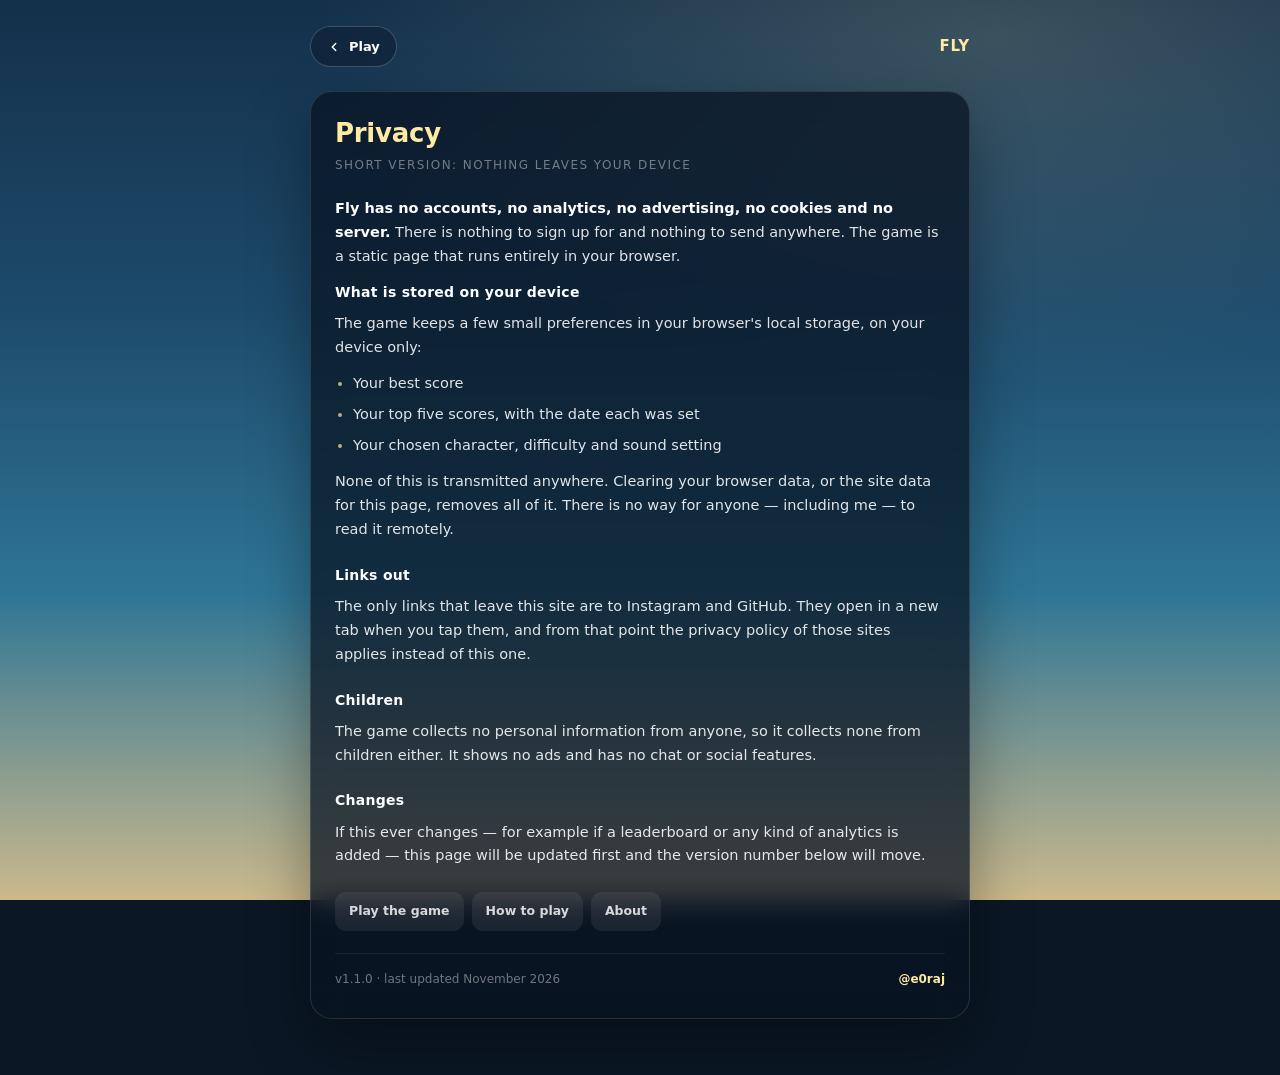
<file: privacy.html>
<!DOCTYPE html>
<html lang="en">
<head>
<meta charset="utf-8" />
<meta name="viewport" content="width=device-width, initial-scale=1, viewport-fit=cover" />
<meta name="theme-color" content="#0b1725" />
<title>Privacy — Fly</title>
<link rel="stylesheet" href="page.css" />
<link rel="icon" href="data:image/svg+xml,<svg xmlns='http://www.w3.org/2000/svg' viewBox='0 0 64 64'><rect width='64' height='64' rx='14' fill='%230d1b2a'/><path d='M12 36c9-13 24-17 40-11-5 12-17 21-30 21z' fill='%23ffd257'/></svg>" />
</head>
<body>
<div class="wrap">

  <div class="top">
    <a class="back" href="index.html">
      <svg viewBox="0 0 24 24" fill="none" stroke="currentColor" stroke-width="2.4" stroke-linecap="round" stroke-linejoin="round"><path d="m15 6-6 6 6 6"/></svg>
      Play
    </a>
    <span class="brand">FLY</span>
  </div>

  <div class="card">
    <h1>Privacy</h1>
    <div class="sub">Short version: nothing leaves your device</div>

    <p><b>Fly has no accounts, no analytics, no advertising, no cookies and no server.</b> There is nothing to sign up for and nothing to send anywhere. The game is a static page that runs entirely in your browser.</p>

    <h2>What is stored on your device</h2>
    <p>The game keeps a few small preferences in your browser's local storage, on your device only:</p>
    <ul>
      <li>Your best score</li>
      <li>Your top five scores, with the date each was set</li>
      <li>Your chosen character, difficulty and sound setting</li>
    </ul>
    <p>None of this is transmitted anywhere. Clearing your browser data, or the site data for this page, removes all of it. There is no way for anyone — including me — to read it remotely.</p>

    <h2>Links out</h2>
    <p>The only links that leave this site are to Instagram and GitHub. They open in a new tab when you tap them, and from that point the privacy policy of those sites applies instead of this one.</p>

    <h2>Children</h2>
    <p>The game collects no personal information from anyone, so it collects none from children either. It shows no ads and has no chat or social features.</p>

    <h2>Changes</h2>
    <p>If this ever changes — for example if a leaderboard or any kind of analytics is added — this page will be updated first and the version number below will move.</p>

    <div class="nav">
      <a href="index.html">Play the game</a>
      <a href="how-to-play.html">How to play</a>
      <a href="about.html">About</a>
    </div>

    <div class="foot">
      <span>v1.1.0 · last updated November 2026</span>
      <a href="https://instagram.com/e0raj" target="_blank" rel="noopener noreferrer">@e0raj</a>
    </div>
  </div>

</div>
</body>
</html>
</file>
<file: page.css>
:root { color-scheme: dark; }

* { margin: 0; padding: 0; box-sizing: border-box; }

html, body { min-height: 100%; }

body {
  font-family: ui-rounded, "Segoe UI", system-ui, -apple-system, sans-serif;
  background-color: #0b1725;
  background-image:
    radial-gradient(1100px 560px at 78% 4%, rgba(255, 238, 178, .16), transparent 62%),
    linear-gradient(180deg, #14304a 0%, #1d4a6b 34%, #2f7595 66%, #cbb98c 100%);
  background-attachment: fixed;
  background-repeat: no-repeat;
  color: rgba(255, 255, 255, .88);
  line-height: 1.65;
  padding: 26px 18px 56px;
  -webkit-font-smoothing: antialiased;
  text-rendering: optimizeLegibility;
}

.wrap { max-width: 660px; margin: 0 auto; }

.top {
  display: flex; align-items: center; justify-content: space-between;
  gap: 12px; margin-bottom: 24px;
}

.back {
  display: inline-flex; align-items: center; gap: 8px;
  text-decoration: none; color: #fff;
  background: rgba(10, 24, 40, .45);
  border: 1px solid rgba(255, 255, 255, .2);
  border-radius: 22px; padding: 9px 16px;
  font-size: 13px; font-weight: 700;
  backdrop-filter: blur(10px); -webkit-backdrop-filter: blur(10px);
  transition: background .18s ease, transform .12s ease;
}
.back:hover { background: rgba(10, 24, 40, .68); }
.back:active { transform: scale(.97); }
.back svg { width: 14px; height: 14px; display: block; }

.brand { font-weight: 900; font-size: 15px; color: #ffe9a3; letter-spacing: .05em; }

.card {
  background: rgba(9, 20, 34, .74);
  border: 1px solid rgba(255, 255, 255, .12);
  border-radius: 22px;
  padding: 26px 24px 28px;
  backdrop-filter: blur(14px); -webkit-backdrop-filter: blur(14px);
  box-shadow: 0 24px 60px rgba(0, 0, 0, .35);
}

h1 { font-size: 26px; line-height: 1.2; font-weight: 900; color: #ffe9a3; letter-spacing: -.01em; }

.sub {
  font-size: 12px; letter-spacing: .12em; text-transform: uppercase;
  color: rgba(255, 255, 255, .42); margin: 6px 0 22px;
}

h2 { font-size: 14px; font-weight: 800; color: #fff; margin: 22px 0 8px; letter-spacing: .02em; }
h2:first-of-type { margin-top: 0; }

p { margin-bottom: 12px; font-size: 14.5px; }
p:last-child { margin-bottom: 0; }

b, strong { color: #fff; font-weight: 800; }

ul { margin: 0 0 12px 18px; font-size: 14.5px; }
li { margin-bottom: 7px; }
li::marker { color: rgba(255, 233, 163, .7); }

a { color: #8fd0ff; }

.kv {
  display: flex; justify-content: space-between; gap: 18px;
  padding: 10px 0; font-size: 14px;
  border-bottom: 1px solid rgba(255, 255, 255, .08);
}
.kv:last-child { border-bottom: none; padding-bottom: 0; }
.kv span { color: rgba(255, 255, 255, .5); flex: 0 0 auto; }
.kv b { text-align: right; word-break: break-word; }

.nav { display: flex; flex-wrap: wrap; gap: 8px; margin-top: 24px; }
.nav a {
  font-size: 12.5px; font-weight: 700; text-decoration: none;
  color: rgba(255, 255, 255, .82);
  background: rgba(255, 255, 255, .07);
  border-radius: 11px; padding: 9px 14px;
  transition: background .18s ease;
}
.nav a:hover { background: rgba(255, 255, 255, .15); }

.foot {
  display: flex; justify-content: space-between; align-items: center; gap: 12px;
  margin-top: 22px; padding-top: 16px;
  border-top: 1px solid rgba(255, 255, 255, .08);
  font-size: 12px; color: rgba(255, 255, 255, .42);
}
.foot a { color: #ffe9a3; text-decoration: none; font-weight: 700; }
.foot a:hover { text-decoration: underline; }

@media (max-width: 420px) {
  body { padding: 18px 12px 44px; }
  .card { padding: 22px 18px 24px; border-radius: 18px; }
  h1 { font-size: 22px; }
}
</file>
